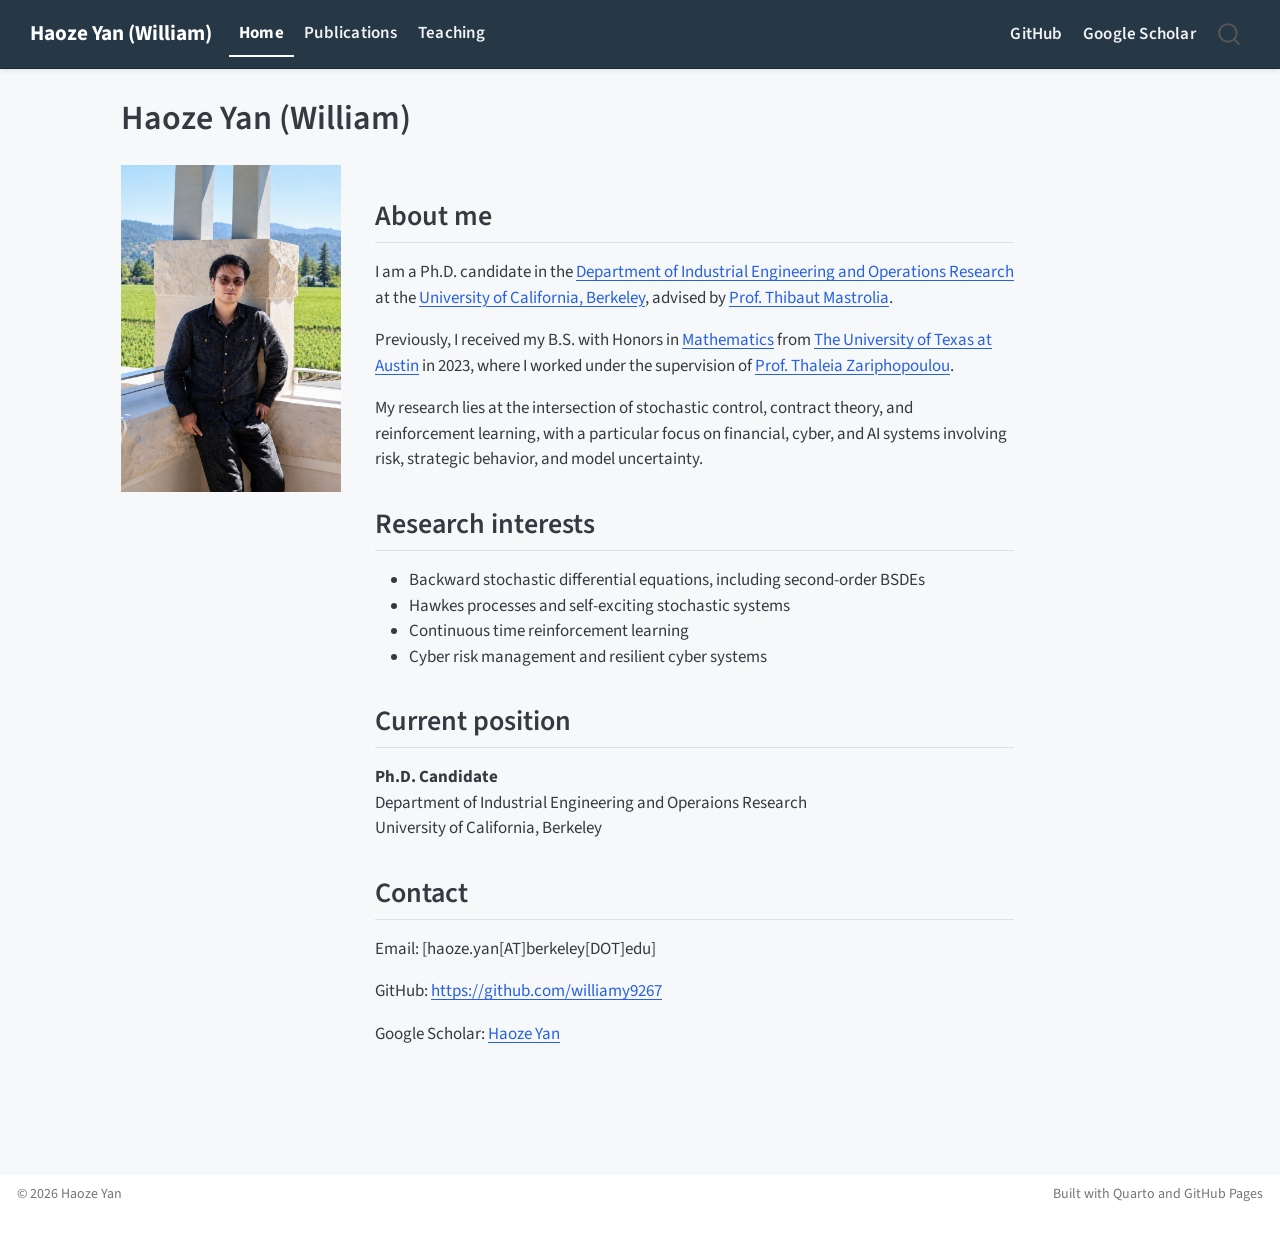
<file: docs/index.html>
<!DOCTYPE html>
<html xmlns="http://www.w3.org/1999/xhtml" lang="en" xml:lang="en"><head>
  <meta name="google-site-verification" content="0-uq3CMrnPo_pdGP98M1xaUHX-nLvLtJUfgtI4VN65A" />

<meta charset="utf-8">
<meta name="generator" content="quarto-1.9.38">

<meta name="viewport" content="width=device-width, initial-scale=1.0, user-scalable=yes">


<title>Haoze Yan (William)</title>
<style>
/* Default styles provided by pandoc.
** See https://pandoc.org/MANUAL.html#variables-for-html for config info.
*/
code{white-space: pre-wrap;}
span.smallcaps{font-variant: small-caps;}
div.columns{display: flex; gap: min(4vw, 1.5em);}
div.column{flex: auto; overflow-x: auto;}
div.hanging-indent{margin-left: 1.5em; text-indent: -1.5em;}
ul.task-list{list-style: none;}
ul.task-list li input[type="checkbox"] {
  width: 0.8em;
  margin: 0 0.8em 0.2em -1em; /* quarto-specific, see https://github.com/quarto-dev/quarto-cli/issues/4556 */ 
  vertical-align: middle;
}
</style>


<script src="site_libs/quarto-nav/quarto-nav.js"></script>
<script src="site_libs/quarto-nav/headroom.min.js"></script>
<script src="site_libs/clipboard/clipboard.min.js"></script>
<script src="site_libs/quarto-search/autocomplete.umd.js"></script>
<script src="site_libs/quarto-search/fuse.min.js"></script>
<script src="site_libs/quarto-search/quarto-search.js"></script>
<meta name="quarto:offset" content="./">
<script src="site_libs/quarto-html/quarto.js" type="module"></script>
<script src="site_libs/quarto-html/tabsets/tabsets.js" type="module"></script>
<script src="site_libs/quarto-html/popper.min.js"></script>
<script src="site_libs/quarto-html/tippy.umd.min.js"></script>
<script src="site_libs/quarto-html/anchor.min.js"></script>
<link href="site_libs/quarto-html/tippy.css" rel="stylesheet">
<link href="site_libs/quarto-html/quarto-syntax-highlighting-15634bcf2e68342d4ad2dfa704d543f6.css" rel="stylesheet" id="quarto-text-highlighting-styles">
<script src="site_libs/bootstrap/bootstrap.min.js"></script>
<link href="site_libs/bootstrap/bootstrap-icons.css" rel="stylesheet">
<link href="site_libs/bootstrap/bootstrap-e753520c64b5ee55a1c42a9caa0bb735.min.css" rel="stylesheet" append-hash="true" id="quarto-bootstrap" data-mode="light">
<script id="quarto-search-options" type="application/json">{
  "location": "navbar",
  "copy-button": false,
  "collapse-after": 3,
  "panel-placement": "end",
  "type": "overlay",
  "limit": 50,
  "keyboard-shortcut": [
    "f",
    "/",
    "s"
  ],
  "show-item-context": false,
  "language": {
    "search-no-results-text": "No results",
    "search-matching-documents-text": "matching documents",
    "search-copy-link-title": "Copy link to search",
    "search-hide-matches-text": "Hide additional matches",
    "search-more-match-text": "more match in this document",
    "search-more-matches-text": "more matches in this document",
    "search-clear-button-title": "Clear",
    "search-text-placeholder": "",
    "search-detached-cancel-button-title": "Cancel",
    "search-submit-button-title": "Submit",
    "search-label": "Search"
  }
}</script>


<link rel="stylesheet" href="styles.css">
</head>

<body class="nav-fixed quarto-light">

<div id="quarto-search-results"></div>
  <header id="quarto-header" class="headroom fixed-top">
    <nav class="navbar navbar-expand-lg " data-bs-theme="dark">
      <div class="navbar-container container-fluid">
      <div class="navbar-brand-container mx-auto">
    <a class="navbar-brand" href="./index.html">
    <span class="navbar-title">Haoze Yan (William)</span>
    </a>
  </div>
            <div id="quarto-search" class="" title="Search"></div>
          <button class="navbar-toggler" type="button" data-bs-toggle="collapse" data-bs-target="#navbarCollapse" aria-controls="navbarCollapse" role="menu" aria-expanded="false" aria-label="Toggle navigation" onclick="if (window.quartoToggleHeadroom) { window.quartoToggleHeadroom(); }">
  <span class="navbar-toggler-icon"></span>
</button>
          <div class="collapse navbar-collapse" id="navbarCollapse">
            <ul class="navbar-nav navbar-nav-scroll me-auto">
  <li class="nav-item">
    <a class="nav-link active" href="./index.html" aria-current="page"> 
<span class="menu-text">Home</span></a>
  </li>  
  <li class="nav-item">
    <a class="nav-link" href="./publications.html"> 
<span class="menu-text">Publications</span></a>
  </li>  
  <li class="nav-item">
    <a class="nav-link" href="./teaching.html"> 
<span class="menu-text">Teaching</span></a>
  </li>  
</ul>
            <ul class="navbar-nav navbar-nav-scroll ms-auto">
  <li class="nav-item">
    <a class="nav-link" href="https://github.com/williamy9267"> 
<span class="menu-text">GitHub</span></a>
  </li>  
  <li class="nav-item">
    <a class="nav-link" href="https://scholar.google.com/citations?hl=en&amp;user=kVu8tmgAAAAJ"> 
<span class="menu-text">Google Scholar</span></a>
  </li>  
</ul>
          </div> <!-- /navcollapse -->
            <div class="quarto-navbar-tools">
</div>
      </div> <!-- /container-fluid -->
    </nav>
</header>
<!-- content -->
<div id="quarto-content" class="quarto-container page-columns page-rows-contents page-layout-article page-navbar">
<!-- sidebar -->
<!-- margin-sidebar -->
    <div id="quarto-margin-sidebar" class="sidebar margin-sidebar zindex-bottom">
        
    </div>
<!-- main -->
<main class="content" id="quarto-document-content">

<header id="title-block-header" class="quarto-title-block default">
<div class="quarto-title">
<h1 class="title">Haoze Yan (William)</h1>
</div>



<div class="quarto-title-meta">

    
  
    
  </div>
  


</header>


<div class="profile-container">
<div class="quarto-figure quarto-figure-center">
<figure class="figure">
<p><img src="images/website.jpg" class="img-fluid quarto-figure quarto-figure-center figure-img" alt="A photo of Haoze Yan" width="220"></p>
</figure>
</div>
<div class="profile-text">
<section id="about-me" class="level2">
<h2 class="anchored" data-anchor-id="about-me">About me</h2>
<p>I am a Ph.D.&nbsp;candidate in the <a href="https://ieor.berkeley.edu/">Department of Industrial Engineering and Operations Research</a> at the <a href="https://www.berkeley.edu/">University of California, Berkeley</a>, advised by <a href="https://ieor.berkeley.edu/people/thibaut-mastrolia/">Prof.&nbsp;Thibaut Mastrolia</a>.</p>
<p>Previously, I received my B.S. with Honors in <a href="https://math.utexas.edu/">Mathematics</a> from <a href="https://www.utexas.edu/">The University of Texas at Austin</a> in 2023, where I worked under the supervision of <a href="https://math.utexas.edu/directory/thaleia-zariphopoulou">Prof.&nbsp;Thaleia Zariphopoulou</a>.</p>
<p>My research lies at the intersection of stochastic control, contract theory, and reinforcement learning, with a particular focus on financial, cyber, and AI systems involving risk, strategic behavior, and model uncertainty.</p>
</section>
<section id="research-interests" class="level2">
<h2 class="anchored" data-anchor-id="research-interests">Research interests</h2>
<ul>
<li>Backward stochastic differential equations, including second-order BSDEs</li>
<li>Hawkes processes and self-exciting stochastic systems</li>
<li>Continuous time reinforcement learning</li>
<li>Cyber risk management and resilient cyber systems</li>
</ul>
</section>
<section id="current-position" class="level2">
<h2 class="anchored" data-anchor-id="current-position">Current position</h2>
<p><strong>Ph.D.&nbsp;Candidate</strong><br>
Department of Industrial Engineering and Operaions Research<br>
University of California, Berkeley</p>
</section>
<section id="contact" class="level2">
<h2 class="anchored" data-anchor-id="contact">Contact</h2>
<p>Email: [haoze.yan[AT]berkeley[DOT]edu]</p>
<p>GitHub: <a href="https://github.com/williamy9267">https://github.com/williamy9267</a></p>
<p>Google Scholar: <a href="https://scholar.google.com/citations?hl=en&amp;user=kVu8tmgAAAAJ">Haoze Yan</a></p>
</section>
</div>
</div>



</main> <!-- /main -->
<script id="quarto-html-after-body" type="application/javascript">
  window.document.addEventListener("DOMContentLoaded", function (event) {
    const icon = "";
    const anchorJS = new window.AnchorJS();
    anchorJS.options = {
      placement: 'right',
      icon: icon
    };
    anchorJS.add('.anchored');
    const isCodeAnnotation = (el) => {
      for (const clz of el.classList) {
        if (clz.startsWith('code-annotation-')) {                     
          return true;
        }
      }
      return false;
    }
    const onCopySuccess = function(e) {
      // button target
      const button = e.trigger;
      // don't keep focus
      button.blur();
      // flash "checked"
      button.classList.add('code-copy-button-checked');
      var currentTitle = button.getAttribute("title");
      button.setAttribute("title", "Copied!");
      let tooltip;
      if (window.bootstrap) {
        button.setAttribute("data-bs-toggle", "tooltip");
        button.setAttribute("data-bs-placement", "left");
        button.setAttribute("data-bs-title", "Copied!");
        tooltip = new bootstrap.Tooltip(button, 
          { trigger: "manual", 
            customClass: "code-copy-button-tooltip",
            offset: [0, -8]});
        tooltip.show();    
      }
      setTimeout(function() {
        if (tooltip) {
          tooltip.hide();
          button.removeAttribute("data-bs-title");
          button.removeAttribute("data-bs-toggle");
          button.removeAttribute("data-bs-placement");
        }
        button.setAttribute("title", currentTitle);
        button.classList.remove('code-copy-button-checked');
      }, 1000);
      // clear code selection
      e.clearSelection();
    }
    const getTextToCopy = function(trigger) {
      const outerScaffold = trigger.parentElement.cloneNode(true);
      const codeEl = outerScaffold.querySelector('code');
      for (const childEl of codeEl.children) {
        if (isCodeAnnotation(childEl)) {
          childEl.remove();
        }
      }
      return codeEl.innerText;
    }
    const clipboard = new window.ClipboardJS('.code-copy-button:not([data-in-quarto-modal])', {
      text: getTextToCopy
    });
    clipboard.on('success', onCopySuccess);
    if (window.document.getElementById('quarto-embedded-source-code-modal')) {
      const clipboardModal = new window.ClipboardJS('.code-copy-button[data-in-quarto-modal]', {
        text: getTextToCopy,
        container: window.document.getElementById('quarto-embedded-source-code-modal')
      });
      clipboardModal.on('success', onCopySuccess);
    }
      var localhostRegex = new RegExp(/^(?:http|https):\/\/localhost\:?[0-9]*\//);
      var mailtoRegex = new RegExp(/^mailto:/);
        var filterRegex = new RegExp('/' + window.location.host + '/');
      var isInternal = (href) => {
          return filterRegex.test(href) || localhostRegex.test(href) || mailtoRegex.test(href);
      }
      // Inspect non-navigation links and adorn them if external
     var links = window.document.querySelectorAll('a[href]:not(.nav-link):not(.navbar-brand):not(.toc-action):not(.sidebar-link):not(.sidebar-item-toggle):not(.pagination-link):not(.no-external):not([aria-hidden]):not(.dropdown-item):not(.quarto-navigation-tool):not(.about-link)');
      for (var i=0; i<links.length; i++) {
        const link = links[i];
        if (!isInternal(link.href)) {
          // undo the damage that might have been done by quarto-nav.js in the case of
          // links that we want to consider external
          if (link.dataset.originalHref !== undefined) {
            link.href = link.dataset.originalHref;
          }
        }
      }
    function tippyHover(el, contentFn, onTriggerFn, onUntriggerFn) {
      const config = {
        allowHTML: true,
        maxWidth: 500,
        delay: 100,
        arrow: false,
        appendTo: function(el) {
            return el.parentElement;
        },
        interactive: true,
        interactiveBorder: 10,
        theme: 'quarto',
        placement: 'bottom-start',
      };
      if (contentFn) {
        config.content = contentFn;
      }
      if (onTriggerFn) {
        config.onTrigger = onTriggerFn;
      }
      if (onUntriggerFn) {
        config.onUntrigger = onUntriggerFn;
      }
      window.tippy(el, config); 
    }
    const noterefs = window.document.querySelectorAll('a[role="doc-noteref"]');
    for (var i=0; i<noterefs.length; i++) {
      const ref = noterefs[i];
      tippyHover(ref, function() {
        // use id or data attribute instead here
        let href = ref.getAttribute('data-footnote-href') || ref.getAttribute('href');
        try { href = new URL(href).hash; } catch {}
        const id = href.replace(/^#\/?/, "");
        const note = window.document.getElementById(id);
        if (note) {
          return note.innerHTML;
        } else {
          return "";
        }
      });
    }
    const xrefs = window.document.querySelectorAll('a.quarto-xref');
    const processXRef = (id, note) => {
      // Strip column container classes
      const stripColumnClz = (el) => {
        el.classList.remove("page-full", "page-columns");
        if (el.children) {
          for (const child of el.children) {
            stripColumnClz(child);
          }
        }
      }
      stripColumnClz(note)
      if (id === null || id.startsWith('sec-')) {
        // Special case sections, only their first couple elements
        const container = document.createElement("div");
        if (note.children && note.children.length > 2) {
          container.appendChild(note.children[0].cloneNode(true));
          for (let i = 1; i < note.children.length; i++) {
            const child = note.children[i];
            if (child.tagName === "P" && child.innerText === "") {
              continue;
            } else {
              container.appendChild(child.cloneNode(true));
              break;
            }
          }
          if (window.Quarto?.typesetMath) {
            window.Quarto.typesetMath(container);
          }
          return container.innerHTML
        } else {
          if (window.Quarto?.typesetMath) {
            window.Quarto.typesetMath(note);
          }
          return note.innerHTML;
        }
      } else {
        // Remove any anchor links if they are present
        const anchorLink = note.querySelector('a.anchorjs-link');
        if (anchorLink) {
          anchorLink.remove();
        }
        if (window.Quarto?.typesetMath) {
          window.Quarto.typesetMath(note);
        }
        if (note.classList.contains("callout")) {
          return note.outerHTML;
        } else {
          return note.innerHTML;
        }
      }
    }
    for (var i=0; i<xrefs.length; i++) {
      const xref = xrefs[i];
      tippyHover(xref, undefined, function(instance) {
        instance.disable();
        let url = xref.getAttribute('href');
        let hash = undefined; 
        if (url.startsWith('#')) {
          hash = url;
        } else {
          try { hash = new URL(url).hash; } catch {}
        }
        if (hash) {
          const id = hash.replace(/^#\/?/, "");
          const note = window.document.getElementById(id);
          if (note !== null) {
            try {
              const html = processXRef(id, note.cloneNode(true));
              instance.setContent(html);
            } finally {
              instance.enable();
              instance.show();
            }
          } else {
            // See if we can fetch this
            fetch(url.split('#')[0])
            .then(res => res.text())
            .then(html => {
              const parser = new DOMParser();
              const htmlDoc = parser.parseFromString(html, "text/html");
              const note = htmlDoc.getElementById(id);
              if (note !== null) {
                const html = processXRef(id, note);
                instance.setContent(html);
              } 
            }).finally(() => {
              instance.enable();
              instance.show();
            });
          }
        } else {
          // See if we can fetch a full url (with no hash to target)
          // This is a special case and we should probably do some content thinning / targeting
          fetch(url)
          .then(res => res.text())
          .then(html => {
            const parser = new DOMParser();
            const htmlDoc = parser.parseFromString(html, "text/html");
            const note = htmlDoc.querySelector('main.content');
            if (note !== null) {
              // This should only happen for chapter cross references
              // (since there is no id in the URL)
              // remove the first header
              if (note.children.length > 0 && note.children[0].tagName === "HEADER") {
                note.children[0].remove();
              }
              const html = processXRef(null, note);
              instance.setContent(html);
            } 
          }).finally(() => {
            instance.enable();
            instance.show();
          });
        }
      }, function(instance) {
      });
    }
        let selectedAnnoteEl;
        const selectorForAnnotation = ( cell, annotation) => {
          let cellAttr = 'data-code-cell="' + cell + '"';
          let lineAttr = 'data-code-annotation="' +  annotation + '"';
          const selector = 'span[' + cellAttr + '][' + lineAttr + ']';
          return selector;
        }
        const selectCodeLines = (annoteEl) => {
          const doc = window.document;
          const targetCell = annoteEl.getAttribute("data-target-cell");
          const targetAnnotation = annoteEl.getAttribute("data-target-annotation");
          const annoteSpan = window.document.querySelector(selectorForAnnotation(targetCell, targetAnnotation));
          const lines = annoteSpan.getAttribute("data-code-lines").split(",");
          const lineIds = lines.map((line) => {
            return targetCell + "-" + line;
          })
          let top = null;
          let height = null;
          let parent = null;
          if (lineIds.length > 0) {
              //compute the position of the single el (top and bottom and make a div)
              const el = window.document.getElementById(lineIds[0]);
              top = el.offsetTop;
              height = el.offsetHeight;
              parent = el.parentElement.parentElement;
            if (lineIds.length > 1) {
              const lastEl = window.document.getElementById(lineIds[lineIds.length - 1]);
              const bottom = lastEl.offsetTop + lastEl.offsetHeight;
              height = bottom - top;
            }
            if (top !== null && height !== null && parent !== null) {
              // cook up a div (if necessary) and position it 
              let div = window.document.getElementById("code-annotation-line-highlight");
              if (div === null) {
                div = window.document.createElement("div");
                div.setAttribute("id", "code-annotation-line-highlight");
                div.style.position = 'absolute';
                parent.appendChild(div);
              }
              div.style.top = top - 2 + "px";
              div.style.height = height + 4 + "px";
              div.style.left = 0;
              let gutterDiv = window.document.getElementById("code-annotation-line-highlight-gutter");
              if (gutterDiv === null) {
                gutterDiv = window.document.createElement("div");
                gutterDiv.setAttribute("id", "code-annotation-line-highlight-gutter");
                gutterDiv.style.position = 'absolute';
                const codeCell = window.document.getElementById(targetCell);
                const gutter = codeCell.querySelector('.code-annotation-gutter');
                gutter.appendChild(gutterDiv);
              }
              gutterDiv.style.top = top - 2 + "px";
              gutterDiv.style.height = height + 4 + "px";
            }
            selectedAnnoteEl = annoteEl;
          }
        };
        const unselectCodeLines = () => {
          const elementsIds = ["code-annotation-line-highlight", "code-annotation-line-highlight-gutter"];
          elementsIds.forEach((elId) => {
            const div = window.document.getElementById(elId);
            if (div) {
              div.remove();
            }
          });
          selectedAnnoteEl = undefined;
        };
          // Handle positioning of the toggle
      window.addEventListener(
        "resize",
        throttle(() => {
          elRect = undefined;
          if (selectedAnnoteEl) {
            selectCodeLines(selectedAnnoteEl);
          }
        }, 10)
      );
      function throttle(fn, ms) {
      let throttle = false;
      let timer;
        return (...args) => {
          if(!throttle) { // first call gets through
              fn.apply(this, args);
              throttle = true;
          } else { // all the others get throttled
              if(timer) clearTimeout(timer); // cancel #2
              timer = setTimeout(() => {
                fn.apply(this, args);
                timer = throttle = false;
              }, ms);
          }
        };
      }
        // Attach click handler to the DT
        const annoteDls = window.document.querySelectorAll('dt[data-target-cell]');
        for (const annoteDlNode of annoteDls) {
          annoteDlNode.addEventListener('click', (event) => {
            const clickedEl = event.target;
            if (clickedEl !== selectedAnnoteEl) {
              unselectCodeLines();
              const activeEl = window.document.querySelector('dt[data-target-cell].code-annotation-active');
              if (activeEl) {
                activeEl.classList.remove('code-annotation-active');
              }
              selectCodeLines(clickedEl);
              clickedEl.classList.add('code-annotation-active');
            } else {
              // Unselect the line
              unselectCodeLines();
              clickedEl.classList.remove('code-annotation-active');
            }
          });
        }
    const findCites = (el) => {
      const parentEl = el.parentElement;
      if (parentEl) {
        const cites = parentEl.dataset.cites;
        if (cites) {
          return {
            el,
            cites: cites.split(' ')
          };
        } else {
          return findCites(el.parentElement)
        }
      } else {
        return undefined;
      }
    };
    var bibliorefs = window.document.querySelectorAll('a[role="doc-biblioref"]');
    for (var i=0; i<bibliorefs.length; i++) {
      const ref = bibliorefs[i];
      const citeInfo = findCites(ref);
      if (citeInfo) {
        tippyHover(citeInfo.el, function() {
          var popup = window.document.createElement('div');
          citeInfo.cites.forEach(function(cite) {
            var citeDiv = window.document.createElement('div');
            citeDiv.classList.add('hanging-indent');
            citeDiv.classList.add('csl-entry');
            var biblioDiv = window.document.getElementById('ref-' + cite);
            if (biblioDiv) {
              citeDiv.innerHTML = biblioDiv.innerHTML;
            }
            popup.appendChild(citeDiv);
          });
          return popup.innerHTML;
        });
      }
    }
  });
  </script>
</div> <!-- /content -->
<footer class="footer">
  <div class="nav-footer">
    <div class="nav-footer-left">
<p>© 2026 Haoze Yan</p>
</div>   
    <div class="nav-footer-center">
      &nbsp;
    </div>
    <div class="nav-footer-right">
<p>Built with Quarto and GitHub Pages</p>
</div>
  </div>
</footer>




</body></html>
</file>
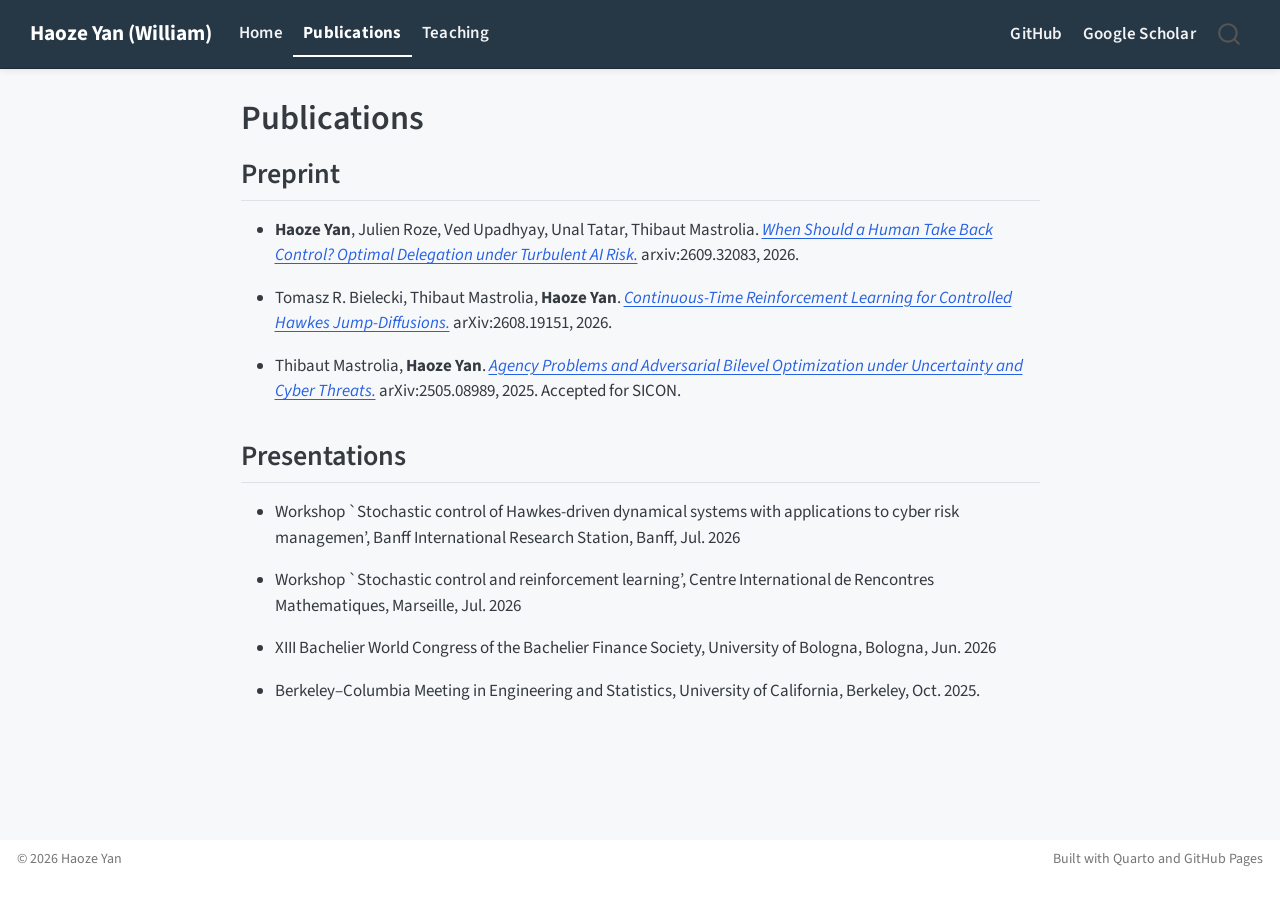
<file: docs/publications.html>
<!DOCTYPE html>
<html xmlns="http://www.w3.org/1999/xhtml" lang="en" xml:lang="en"><head>

<meta charset="utf-8">
<meta name="generator" content="quarto-1.9.38">

<meta name="viewport" content="width=device-width, initial-scale=1.0, user-scalable=yes">


<title>Publications – Haoze Yan (William)</title>
<style>
/* Default styles provided by pandoc.
** See https://pandoc.org/MANUAL.html#variables-for-html for config info.
*/
code{white-space: pre-wrap;}
span.smallcaps{font-variant: small-caps;}
div.columns{display: flex; gap: min(4vw, 1.5em);}
div.column{flex: auto; overflow-x: auto;}
div.hanging-indent{margin-left: 1.5em; text-indent: -1.5em;}
ul.task-list{list-style: none;}
ul.task-list li input[type="checkbox"] {
  width: 0.8em;
  margin: 0 0.8em 0.2em -1em; /* quarto-specific, see https://github.com/quarto-dev/quarto-cli/issues/4556 */ 
  vertical-align: middle;
}
</style>


<script src="site_libs/quarto-nav/quarto-nav.js"></script>
<script src="site_libs/quarto-nav/headroom.min.js"></script>
<script src="site_libs/clipboard/clipboard.min.js"></script>
<script src="site_libs/quarto-search/autocomplete.umd.js"></script>
<script src="site_libs/quarto-search/fuse.min.js"></script>
<script src="site_libs/quarto-search/quarto-search.js"></script>
<meta name="quarto:offset" content="./">
<script src="site_libs/quarto-html/quarto.js" type="module"></script>
<script src="site_libs/quarto-html/tabsets/tabsets.js" type="module"></script>
<script src="site_libs/quarto-html/popper.min.js"></script>
<script src="site_libs/quarto-html/tippy.umd.min.js"></script>
<script src="site_libs/quarto-html/anchor.min.js"></script>
<link href="site_libs/quarto-html/tippy.css" rel="stylesheet">
<link href="site_libs/quarto-html/quarto-syntax-highlighting-15634bcf2e68342d4ad2dfa704d543f6.css" rel="stylesheet" id="quarto-text-highlighting-styles">
<script src="site_libs/bootstrap/bootstrap.min.js"></script>
<link href="site_libs/bootstrap/bootstrap-icons.css" rel="stylesheet">
<link href="site_libs/bootstrap/bootstrap-a0f9fd0d421825b736dc1bbcbcba2219.min.css" rel="stylesheet" append-hash="true" id="quarto-bootstrap" data-mode="light">
<script id="quarto-search-options" type="application/json">{
  "location": "navbar",
  "copy-button": false,
  "collapse-after": 3,
  "panel-placement": "end",
  "type": "overlay",
  "limit": 50,
  "keyboard-shortcut": [
    "f",
    "/",
    "s"
  ],
  "show-item-context": false,
  "language": {
    "search-no-results-text": "No results",
    "search-matching-documents-text": "matching documents",
    "search-copy-link-title": "Copy link to search",
    "search-hide-matches-text": "Hide additional matches",
    "search-more-match-text": "more match in this document",
    "search-more-matches-text": "more matches in this document",
    "search-clear-button-title": "Clear",
    "search-text-placeholder": "",
    "search-detached-cancel-button-title": "Cancel",
    "search-submit-button-title": "Submit",
    "search-label": "Search"
  }
}</script>


<link rel="stylesheet" href="styles.css">
</head>

<body class="nav-fixed fullcontent quarto-light">

<div id="quarto-search-results"></div>
  <header id="quarto-header" class="headroom fixed-top">
    <nav class="navbar navbar-expand-lg " data-bs-theme="dark">
      <div class="navbar-container container-fluid">
      <div class="navbar-brand-container mx-auto">
    <a class="navbar-brand" href="./index.html">
    <span class="navbar-title">Haoze Yan (William)</span>
    </a>
  </div>
            <div id="quarto-search" class="" title="Search"></div>
          <button class="navbar-toggler" type="button" data-bs-toggle="collapse" data-bs-target="#navbarCollapse" aria-controls="navbarCollapse" role="menu" aria-expanded="false" aria-label="Toggle navigation" onclick="if (window.quartoToggleHeadroom) { window.quartoToggleHeadroom(); }">
  <span class="navbar-toggler-icon"></span>
</button>
          <div class="collapse navbar-collapse" id="navbarCollapse">
            <ul class="navbar-nav navbar-nav-scroll me-auto">
  <li class="nav-item">
    <a class="nav-link" href="./index.html"> 
<span class="menu-text">Home</span></a>
  </li>  
  <li class="nav-item">
    <a class="nav-link active" href="./publications.html" aria-current="page"> 
<span class="menu-text">Publications</span></a>
  </li>  
  <li class="nav-item">
    <a class="nav-link" href="./teaching.html"> 
<span class="menu-text">Teaching</span></a>
  </li>  
</ul>
            <ul class="navbar-nav navbar-nav-scroll ms-auto">
  <li class="nav-item">
    <a class="nav-link" href="https://github.com/williamy9267"> 
<span class="menu-text">GitHub</span></a>
  </li>  
  <li class="nav-item">
    <a class="nav-link" href="https://scholar.google.com/citations?hl=en&amp;user=kVu8tmgAAAAJ"> 
<span class="menu-text">Google Scholar</span></a>
  </li>  
</ul>
          </div> <!-- /navcollapse -->
            <div class="quarto-navbar-tools">
</div>
      </div> <!-- /container-fluid -->
    </nav>
</header>
<!-- content -->
<div id="quarto-content" class="quarto-container page-columns page-rows-contents page-layout-article page-navbar">
<!-- sidebar -->
<!-- margin-sidebar -->
    
<!-- main -->
<main class="content" id="quarto-document-content">

<header id="title-block-header" class="quarto-title-block default">
<div class="quarto-title">
<h1 class="title">Publications</h1>
</div>



<div class="quarto-title-meta">

    
  
    
  </div>
  


</header>


<section id="preprint" class="level2">
<h2 class="anchored" data-anchor-id="preprint">Preprint</h2>
<ul>
<li><p><strong>Haoze Yan</strong>, Julien Roze, Ved Upadhyay, Unal Tatar, Thibaut Mastrolia. <a href="https://arxiv.org/abs/2609.32083"><em>When Should a Human Take Back Control? Optimal Delegation under Turbulent AI Risk.</em></a> arxiv:2609.32083, 2026.</p></li>
<li><p>Tomasz R. Bielecki, Thibaut Mastrolia, <strong>Haoze Yan</strong>. <a href="https://arxiv.org/abs/2608.19151"><em>Continuous-Time Reinforcement Learning for Controlled Hawkes Jump-Diffusions.</em></a> arXiv:2608.19151, 2026.</p></li>
<li><p>Thibaut Mastrolia, <strong>Haoze Yan</strong>. <a href="https://arxiv.org/abs/2505.08989"><em>Agency Problems and Adversarial Bilevel Optimization under Uncertainty and Cyber Threats.</em></a> arXiv:2505.08989, 2025. Accepted for SICON.</p></li>
</ul>
</section>
<section id="presentations" class="level2">
<h2 class="anchored" data-anchor-id="presentations">Presentations</h2>
<ul>
<li><p>Workshop `Stochastic control of Hawkes-driven dynamical systems with applications to cyber risk managemen’, Banff International Research Station, Banff, Jul.&nbsp;2026</p></li>
<li><p>Workshop `Stochastic control and reinforcement learning’, Centre International de Rencontres Mathematiques, Marseille, Jul.&nbsp;2026</p></li>
<li><p>XIII Bachelier World Congress of the Bachelier Finance Society, University of Bologna, Bologna, Jun.&nbsp;2026</p></li>
<li><p>Berkeley–Columbia Meeting in Engineering and Statistics, University of California, Berkeley, Oct.&nbsp;2025.</p></li>
</ul>


</section>

</main> <!-- /main -->
<script id="quarto-html-after-body" type="application/javascript">
  window.document.addEventListener("DOMContentLoaded", function (event) {
    const icon = "";
    const anchorJS = new window.AnchorJS();
    anchorJS.options = {
      placement: 'right',
      icon: icon
    };
    anchorJS.add('.anchored');
    const isCodeAnnotation = (el) => {
      for (const clz of el.classList) {
        if (clz.startsWith('code-annotation-')) {                     
          return true;
        }
      }
      return false;
    }
    const onCopySuccess = function(e) {
      // button target
      const button = e.trigger;
      // don't keep focus
      button.blur();
      // flash "checked"
      button.classList.add('code-copy-button-checked');
      var currentTitle = button.getAttribute("title");
      button.setAttribute("title", "Copied!");
      let tooltip;
      if (window.bootstrap) {
        button.setAttribute("data-bs-toggle", "tooltip");
        button.setAttribute("data-bs-placement", "left");
        button.setAttribute("data-bs-title", "Copied!");
        tooltip = new bootstrap.Tooltip(button, 
          { trigger: "manual", 
            customClass: "code-copy-button-tooltip",
            offset: [0, -8]});
        tooltip.show();    
      }
      setTimeout(function() {
        if (tooltip) {
          tooltip.hide();
          button.removeAttribute("data-bs-title");
          button.removeAttribute("data-bs-toggle");
          button.removeAttribute("data-bs-placement");
        }
        button.setAttribute("title", currentTitle);
        button.classList.remove('code-copy-button-checked');
      }, 1000);
      // clear code selection
      e.clearSelection();
    }
    const getTextToCopy = function(trigger) {
      const outerScaffold = trigger.parentElement.cloneNode(true);
      const codeEl = outerScaffold.querySelector('code');
      for (const childEl of codeEl.children) {
        if (isCodeAnnotation(childEl)) {
          childEl.remove();
        }
      }
      return codeEl.innerText;
    }
    const clipboard = new window.ClipboardJS('.code-copy-button:not([data-in-quarto-modal])', {
      text: getTextToCopy
    });
    clipboard.on('success', onCopySuccess);
    if (window.document.getElementById('quarto-embedded-source-code-modal')) {
      const clipboardModal = new window.ClipboardJS('.code-copy-button[data-in-quarto-modal]', {
        text: getTextToCopy,
        container: window.document.getElementById('quarto-embedded-source-code-modal')
      });
      clipboardModal.on('success', onCopySuccess);
    }
      var localhostRegex = new RegExp(/^(?:http|https):\/\/localhost\:?[0-9]*\//);
      var mailtoRegex = new RegExp(/^mailto:/);
        var filterRegex = new RegExp('/' + window.location.host + '/');
      var isInternal = (href) => {
          return filterRegex.test(href) || localhostRegex.test(href) || mailtoRegex.test(href);
      }
      // Inspect non-navigation links and adorn them if external
     var links = window.document.querySelectorAll('a[href]:not(.nav-link):not(.navbar-brand):not(.toc-action):not(.sidebar-link):not(.sidebar-item-toggle):not(.pagination-link):not(.no-external):not([aria-hidden]):not(.dropdown-item):not(.quarto-navigation-tool):not(.about-link)');
      for (var i=0; i<links.length; i++) {
        const link = links[i];
        if (!isInternal(link.href)) {
          // undo the damage that might have been done by quarto-nav.js in the case of
          // links that we want to consider external
          if (link.dataset.originalHref !== undefined) {
            link.href = link.dataset.originalHref;
          }
        }
      }
    function tippyHover(el, contentFn, onTriggerFn, onUntriggerFn) {
      const config = {
        allowHTML: true,
        maxWidth: 500,
        delay: 100,
        arrow: false,
        appendTo: function(el) {
            return el.parentElement;
        },
        interactive: true,
        interactiveBorder: 10,
        theme: 'quarto',
        placement: 'bottom-start',
      };
      if (contentFn) {
        config.content = contentFn;
      }
      if (onTriggerFn) {
        config.onTrigger = onTriggerFn;
      }
      if (onUntriggerFn) {
        config.onUntrigger = onUntriggerFn;
      }
      window.tippy(el, config); 
    }
    const noterefs = window.document.querySelectorAll('a[role="doc-noteref"]');
    for (var i=0; i<noterefs.length; i++) {
      const ref = noterefs[i];
      tippyHover(ref, function() {
        // use id or data attribute instead here
        let href = ref.getAttribute('data-footnote-href') || ref.getAttribute('href');
        try { href = new URL(href).hash; } catch {}
        const id = href.replace(/^#\/?/, "");
        const note = window.document.getElementById(id);
        if (note) {
          return note.innerHTML;
        } else {
          return "";
        }
      });
    }
    const xrefs = window.document.querySelectorAll('a.quarto-xref');
    const processXRef = (id, note) => {
      // Strip column container classes
      const stripColumnClz = (el) => {
        el.classList.remove("page-full", "page-columns");
        if (el.children) {
          for (const child of el.children) {
            stripColumnClz(child);
          }
        }
      }
      stripColumnClz(note)
      if (id === null || id.startsWith('sec-')) {
        // Special case sections, only their first couple elements
        const container = document.createElement("div");
        if (note.children && note.children.length > 2) {
          container.appendChild(note.children[0].cloneNode(true));
          for (let i = 1; i < note.children.length; i++) {
            const child = note.children[i];
            if (child.tagName === "P" && child.innerText === "") {
              continue;
            } else {
              container.appendChild(child.cloneNode(true));
              break;
            }
          }
          if (window.Quarto?.typesetMath) {
            window.Quarto.typesetMath(container);
          }
          return container.innerHTML
        } else {
          if (window.Quarto?.typesetMath) {
            window.Quarto.typesetMath(note);
          }
          return note.innerHTML;
        }
      } else {
        // Remove any anchor links if they are present
        const anchorLink = note.querySelector('a.anchorjs-link');
        if (anchorLink) {
          anchorLink.remove();
        }
        if (window.Quarto?.typesetMath) {
          window.Quarto.typesetMath(note);
        }
        if (note.classList.contains("callout")) {
          return note.outerHTML;
        } else {
          return note.innerHTML;
        }
      }
    }
    for (var i=0; i<xrefs.length; i++) {
      const xref = xrefs[i];
      tippyHover(xref, undefined, function(instance) {
        instance.disable();
        let url = xref.getAttribute('href');
        let hash = undefined; 
        if (url.startsWith('#')) {
          hash = url;
        } else {
          try { hash = new URL(url).hash; } catch {}
        }
        if (hash) {
          const id = hash.replace(/^#\/?/, "");
          const note = window.document.getElementById(id);
          if (note !== null) {
            try {
              const html = processXRef(id, note.cloneNode(true));
              instance.setContent(html);
            } finally {
              instance.enable();
              instance.show();
            }
          } else {
            // See if we can fetch this
            fetch(url.split('#')[0])
            .then(res => res.text())
            .then(html => {
              const parser = new DOMParser();
              const htmlDoc = parser.parseFromString(html, "text/html");
              const note = htmlDoc.getElementById(id);
              if (note !== null) {
                const html = processXRef(id, note);
                instance.setContent(html);
              } 
            }).finally(() => {
              instance.enable();
              instance.show();
            });
          }
        } else {
          // See if we can fetch a full url (with no hash to target)
          // This is a special case and we should probably do some content thinning / targeting
          fetch(url)
          .then(res => res.text())
          .then(html => {
            const parser = new DOMParser();
            const htmlDoc = parser.parseFromString(html, "text/html");
            const note = htmlDoc.querySelector('main.content');
            if (note !== null) {
              // This should only happen for chapter cross references
              // (since there is no id in the URL)
              // remove the first header
              if (note.children.length > 0 && note.children[0].tagName === "HEADER") {
                note.children[0].remove();
              }
              const html = processXRef(null, note);
              instance.setContent(html);
            } 
          }).finally(() => {
            instance.enable();
            instance.show();
          });
        }
      }, function(instance) {
      });
    }
        let selectedAnnoteEl;
        const selectorForAnnotation = ( cell, annotation) => {
          let cellAttr = 'data-code-cell="' + cell + '"';
          let lineAttr = 'data-code-annotation="' +  annotation + '"';
          const selector = 'span[' + cellAttr + '][' + lineAttr + ']';
          return selector;
        }
        const selectCodeLines = (annoteEl) => {
          const doc = window.document;
          const targetCell = annoteEl.getAttribute("data-target-cell");
          const targetAnnotation = annoteEl.getAttribute("data-target-annotation");
          const annoteSpan = window.document.querySelector(selectorForAnnotation(targetCell, targetAnnotation));
          const lines = annoteSpan.getAttribute("data-code-lines").split(",");
          const lineIds = lines.map((line) => {
            return targetCell + "-" + line;
          })
          let top = null;
          let height = null;
          let parent = null;
          if (lineIds.length > 0) {
              //compute the position of the single el (top and bottom and make a div)
              const el = window.document.getElementById(lineIds[0]);
              top = el.offsetTop;
              height = el.offsetHeight;
              parent = el.parentElement.parentElement;
            if (lineIds.length > 1) {
              const lastEl = window.document.getElementById(lineIds[lineIds.length - 1]);
              const bottom = lastEl.offsetTop + lastEl.offsetHeight;
              height = bottom - top;
            }
            if (top !== null && height !== null && parent !== null) {
              // cook up a div (if necessary) and position it 
              let div = window.document.getElementById("code-annotation-line-highlight");
              if (div === null) {
                div = window.document.createElement("div");
                div.setAttribute("id", "code-annotation-line-highlight");
                div.style.position = 'absolute';
                parent.appendChild(div);
              }
              div.style.top = top - 2 + "px";
              div.style.height = height + 4 + "px";
              div.style.left = 0;
              let gutterDiv = window.document.getElementById("code-annotation-line-highlight-gutter");
              if (gutterDiv === null) {
                gutterDiv = window.document.createElement("div");
                gutterDiv.setAttribute("id", "code-annotation-line-highlight-gutter");
                gutterDiv.style.position = 'absolute';
                const codeCell = window.document.getElementById(targetCell);
                const gutter = codeCell.querySelector('.code-annotation-gutter');
                gutter.appendChild(gutterDiv);
              }
              gutterDiv.style.top = top - 2 + "px";
              gutterDiv.style.height = height + 4 + "px";
            }
            selectedAnnoteEl = annoteEl;
          }
        };
        const unselectCodeLines = () => {
          const elementsIds = ["code-annotation-line-highlight", "code-annotation-line-highlight-gutter"];
          elementsIds.forEach((elId) => {
            const div = window.document.getElementById(elId);
            if (div) {
              div.remove();
            }
          });
          selectedAnnoteEl = undefined;
        };
          // Handle positioning of the toggle
      window.addEventListener(
        "resize",
        throttle(() => {
          elRect = undefined;
          if (selectedAnnoteEl) {
            selectCodeLines(selectedAnnoteEl);
          }
        }, 10)
      );
      function throttle(fn, ms) {
      let throttle = false;
      let timer;
        return (...args) => {
          if(!throttle) { // first call gets through
              fn.apply(this, args);
              throttle = true;
          } else { // all the others get throttled
              if(timer) clearTimeout(timer); // cancel #2
              timer = setTimeout(() => {
                fn.apply(this, args);
                timer = throttle = false;
              }, ms);
          }
        };
      }
        // Attach click handler to the DT
        const annoteDls = window.document.querySelectorAll('dt[data-target-cell]');
        for (const annoteDlNode of annoteDls) {
          annoteDlNode.addEventListener('click', (event) => {
            const clickedEl = event.target;
            if (clickedEl !== selectedAnnoteEl) {
              unselectCodeLines();
              const activeEl = window.document.querySelector('dt[data-target-cell].code-annotation-active');
              if (activeEl) {
                activeEl.classList.remove('code-annotation-active');
              }
              selectCodeLines(clickedEl);
              clickedEl.classList.add('code-annotation-active');
            } else {
              // Unselect the line
              unselectCodeLines();
              clickedEl.classList.remove('code-annotation-active');
            }
          });
        }
    const findCites = (el) => {
      const parentEl = el.parentElement;
      if (parentEl) {
        const cites = parentEl.dataset.cites;
        if (cites) {
          return {
            el,
            cites: cites.split(' ')
          };
        } else {
          return findCites(el.parentElement)
        }
      } else {
        return undefined;
      }
    };
    var bibliorefs = window.document.querySelectorAll('a[role="doc-biblioref"]');
    for (var i=0; i<bibliorefs.length; i++) {
      const ref = bibliorefs[i];
      const citeInfo = findCites(ref);
      if (citeInfo) {
        tippyHover(citeInfo.el, function() {
          var popup = window.document.createElement('div');
          citeInfo.cites.forEach(function(cite) {
            var citeDiv = window.document.createElement('div');
            citeDiv.classList.add('hanging-indent');
            citeDiv.classList.add('csl-entry');
            var biblioDiv = window.document.getElementById('ref-' + cite);
            if (biblioDiv) {
              citeDiv.innerHTML = biblioDiv.innerHTML;
            }
            popup.appendChild(citeDiv);
          });
          return popup.innerHTML;
        });
      }
    }
  });
  </script>
</div> <!-- /content -->
<footer class="footer">
  <div class="nav-footer">
    <div class="nav-footer-left">
<p>© 2026 Haoze Yan</p>
</div>   
    <div class="nav-footer-center">
      &nbsp;
    </div>
    <div class="nav-footer-right">
<p>Built with Quarto and GitHub Pages</p>
</div>
  </div>
</footer>




</body></html>
</file>
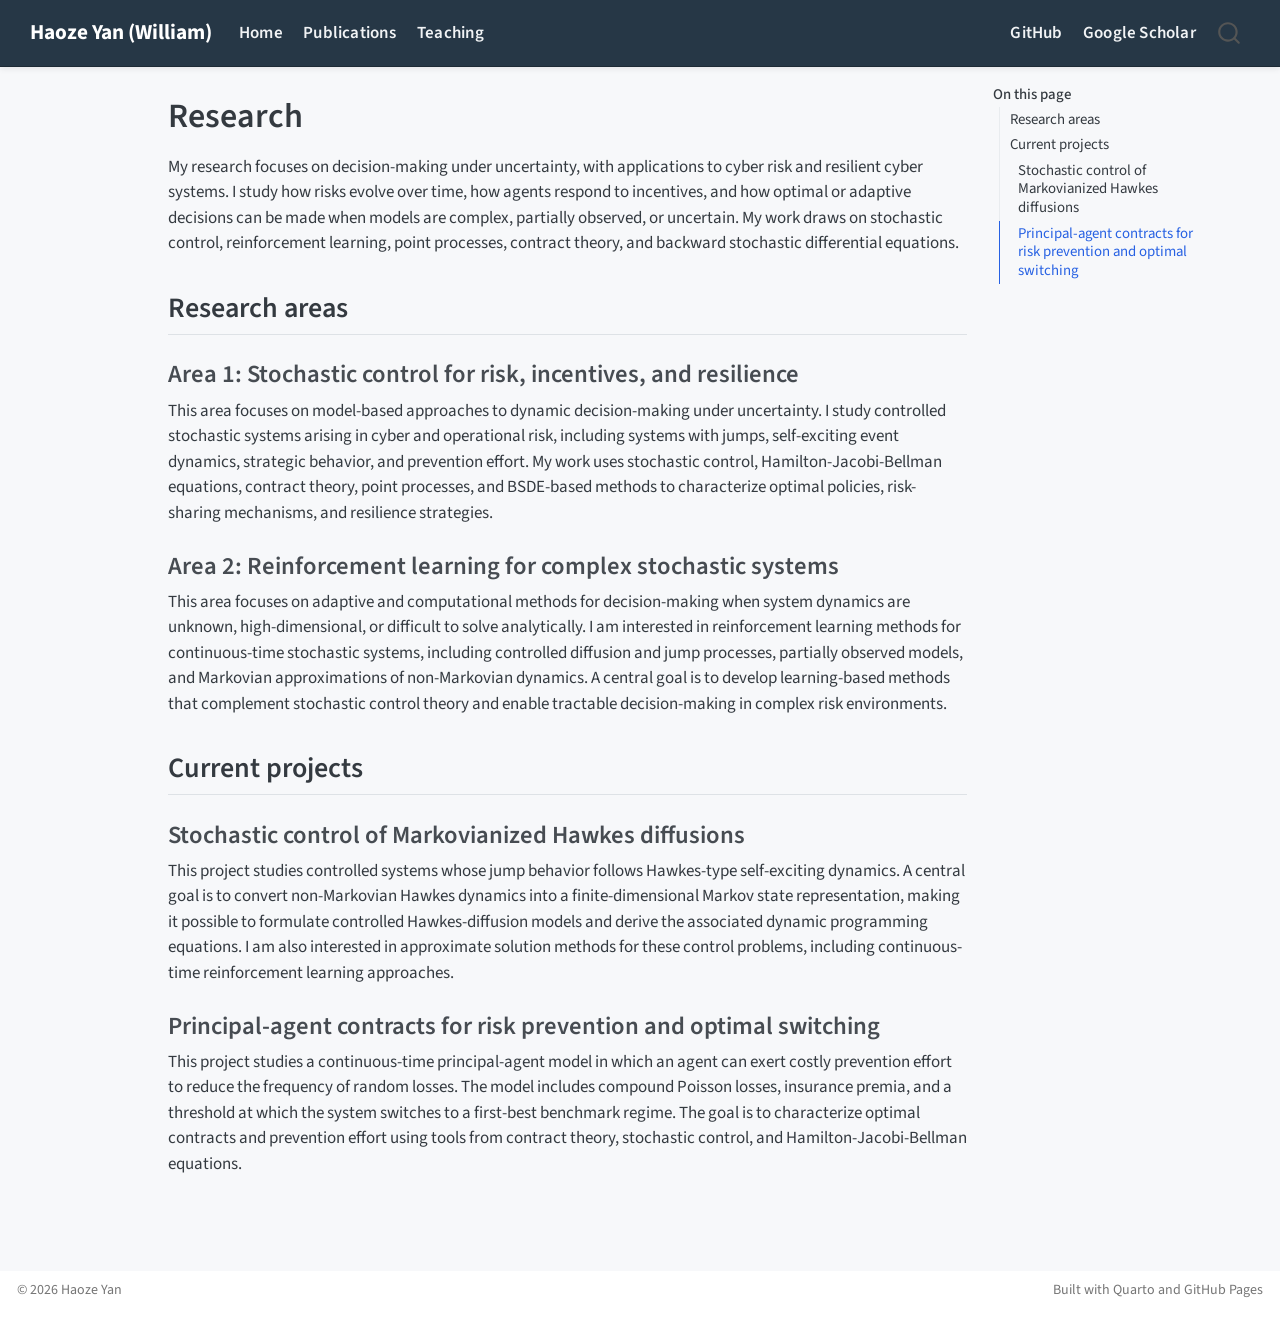
<file: docs/research.html>
<!DOCTYPE html>
<html xmlns="http://www.w3.org/1999/xhtml" lang="en" xml:lang="en"><head>

<meta charset="utf-8">
<meta name="generator" content="quarto-1.9.38">

<meta name="viewport" content="width=device-width, initial-scale=1.0, user-scalable=yes">


<title>Research – Haoze Yan (William)</title>
<style>
/* Default styles provided by pandoc.
** See https://pandoc.org/MANUAL.html#variables-for-html for config info.
*/
code{white-space: pre-wrap;}
span.smallcaps{font-variant: small-caps;}
div.columns{display: flex; gap: min(4vw, 1.5em);}
div.column{flex: auto; overflow-x: auto;}
div.hanging-indent{margin-left: 1.5em; text-indent: -1.5em;}
ul.task-list{list-style: none;}
ul.task-list li input[type="checkbox"] {
  width: 0.8em;
  margin: 0 0.8em 0.2em -1em; /* quarto-specific, see https://github.com/quarto-dev/quarto-cli/issues/4556 */ 
  vertical-align: middle;
}
</style>


<script src="site_libs/quarto-nav/quarto-nav.js"></script>
<script src="site_libs/quarto-nav/headroom.min.js"></script>
<script src="site_libs/clipboard/clipboard.min.js"></script>
<script src="site_libs/quarto-search/autocomplete.umd.js"></script>
<script src="site_libs/quarto-search/fuse.min.js"></script>
<script src="site_libs/quarto-search/quarto-search.js"></script>
<meta name="quarto:offset" content="./">
<script src="site_libs/quarto-html/quarto.js" type="module"></script>
<script src="site_libs/quarto-html/tabsets/tabsets.js" type="module"></script>
<script src="site_libs/quarto-html/popper.min.js"></script>
<script src="site_libs/quarto-html/tippy.umd.min.js"></script>
<script src="site_libs/quarto-html/anchor.min.js"></script>
<link href="site_libs/quarto-html/tippy.css" rel="stylesheet">
<link href="site_libs/quarto-html/quarto-syntax-highlighting-15634bcf2e68342d4ad2dfa704d543f6.css" rel="stylesheet" id="quarto-text-highlighting-styles">
<script src="site_libs/bootstrap/bootstrap.min.js"></script>
<link href="site_libs/bootstrap/bootstrap-icons.css" rel="stylesheet">
<link href="site_libs/bootstrap/bootstrap-a0f9fd0d421825b736dc1bbcbcba2219.min.css" rel="stylesheet" append-hash="true" id="quarto-bootstrap" data-mode="light">
<script id="quarto-search-options" type="application/json">{
  "location": "navbar",
  "copy-button": false,
  "collapse-after": 3,
  "panel-placement": "end",
  "type": "overlay",
  "limit": 50,
  "keyboard-shortcut": [
    "f",
    "/",
    "s"
  ],
  "show-item-context": false,
  "language": {
    "search-no-results-text": "No results",
    "search-matching-documents-text": "matching documents",
    "search-copy-link-title": "Copy link to search",
    "search-hide-matches-text": "Hide additional matches",
    "search-more-match-text": "more match in this document",
    "search-more-matches-text": "more matches in this document",
    "search-clear-button-title": "Clear",
    "search-text-placeholder": "",
    "search-detached-cancel-button-title": "Cancel",
    "search-submit-button-title": "Submit",
    "search-label": "Search"
  }
}</script>


<link rel="stylesheet" href="styles.css">
</head>

<body class="nav-fixed quarto-light">

<div id="quarto-search-results"></div>
  <header id="quarto-header" class="headroom fixed-top">
    <nav class="navbar navbar-expand-lg " data-bs-theme="dark">
      <div class="navbar-container container-fluid">
      <div class="navbar-brand-container mx-auto">
    <a class="navbar-brand" href="./index.html">
    <span class="navbar-title">Haoze Yan (William)</span>
    </a>
  </div>
            <div id="quarto-search" class="" title="Search"></div>
          <button class="navbar-toggler" type="button" data-bs-toggle="collapse" data-bs-target="#navbarCollapse" aria-controls="navbarCollapse" role="menu" aria-expanded="false" aria-label="Toggle navigation" onclick="if (window.quartoToggleHeadroom) { window.quartoToggleHeadroom(); }">
  <span class="navbar-toggler-icon"></span>
</button>
          <div class="collapse navbar-collapse" id="navbarCollapse">
            <ul class="navbar-nav navbar-nav-scroll me-auto">
  <li class="nav-item">
    <a class="nav-link" href="./index.html"> 
<span class="menu-text">Home</span></a>
  </li>  
  <li class="nav-item">
    <a class="nav-link" href="./publications.html"> 
<span class="menu-text">Publications</span></a>
  </li>  
  <li class="nav-item">
    <a class="nav-link" href="./teaching.html"> 
<span class="menu-text">Teaching</span></a>
  </li>  
</ul>
            <ul class="navbar-nav navbar-nav-scroll ms-auto">
  <li class="nav-item">
    <a class="nav-link" href="https://github.com/williamy9267"> 
<span class="menu-text">GitHub</span></a>
  </li>  
  <li class="nav-item">
    <a class="nav-link" href="https://scholar.google.com/citations?hl=en&amp;user=kVu8tmgAAAAJ"> 
<span class="menu-text">Google Scholar</span></a>
  </li>  
</ul>
          </div> <!-- /navcollapse -->
            <div class="quarto-navbar-tools">
</div>
      </div> <!-- /container-fluid -->
    </nav>
</header>
<!-- content -->
<div id="quarto-content" class="quarto-container page-columns page-rows-contents page-layout-article page-navbar">
<!-- sidebar -->
<!-- margin-sidebar -->
    <div id="quarto-margin-sidebar" class="sidebar margin-sidebar">
        <nav id="TOC" role="doc-toc" class="toc-active">
    <h2 id="toc-title">On this page</h2>
   
  <ul>
  <li><a href="#research-areas" id="toc-research-areas" class="nav-link active" data-scroll-target="#research-areas">Research areas</a>
  <ul class="collapse">
  <li><a href="#area-1-stochastic-control-for-risk-incentives-and-resilience" id="toc-area-1-stochastic-control-for-risk-incentives-and-resilience" class="nav-link" data-scroll-target="#area-1-stochastic-control-for-risk-incentives-and-resilience">Area 1: Stochastic control for risk, incentives, and resilience</a></li>
  <li><a href="#area-2-reinforcement-learning-for-complex-stochastic-systems" id="toc-area-2-reinforcement-learning-for-complex-stochastic-systems" class="nav-link" data-scroll-target="#area-2-reinforcement-learning-for-complex-stochastic-systems">Area 2: Reinforcement learning for complex stochastic systems</a></li>
  </ul></li>
  <li><a href="#current-projects" id="toc-current-projects" class="nav-link" data-scroll-target="#current-projects">Current projects</a>
  <ul class="collapse">
  <li><a href="#stochastic-control-of-markovianized-hawkes-diffusions" id="toc-stochastic-control-of-markovianized-hawkes-diffusions" class="nav-link" data-scroll-target="#stochastic-control-of-markovianized-hawkes-diffusions">Stochastic control of Markovianized Hawkes diffusions</a></li>
  <li><a href="#principal-agent-contracts-for-risk-prevention-and-optimal-switching" id="toc-principal-agent-contracts-for-risk-prevention-and-optimal-switching" class="nav-link" data-scroll-target="#principal-agent-contracts-for-risk-prevention-and-optimal-switching">Principal-agent contracts for risk prevention and optimal switching</a></li>
  </ul></li>
  </ul>
</nav>
    </div>
<!-- main -->
<main class="content" id="quarto-document-content">

<header id="title-block-header" class="quarto-title-block default">
<div class="quarto-title">
<h1 class="title">Research</h1>
</div>



<div class="quarto-title-meta">

    
  
    
  </div>
  


</header>


<p>My research focuses on decision-making under uncertainty, with applications to cyber risk and resilient cyber systems. I study how risks evolve over time, how agents respond to incentives, and how optimal or adaptive decisions can be made when models are complex, partially observed, or uncertain. My work draws on stochastic control, reinforcement learning, point processes, contract theory, and backward stochastic differential equations.</p>
<section id="research-areas" class="level2">
<h2 class="anchored" data-anchor-id="research-areas">Research areas</h2>
<section id="area-1-stochastic-control-for-risk-incentives-and-resilience" class="level3">
<h3 class="anchored" data-anchor-id="area-1-stochastic-control-for-risk-incentives-and-resilience">Area 1: Stochastic control for risk, incentives, and resilience</h3>
<p>This area focuses on model-based approaches to dynamic decision-making under uncertainty. I study controlled stochastic systems arising in cyber and operational risk, including systems with jumps, self-exciting event dynamics, strategic behavior, and prevention effort. My work uses stochastic control, Hamilton-Jacobi-Bellman equations, contract theory, point processes, and BSDE-based methods to characterize optimal policies, risk-sharing mechanisms, and resilience strategies.</p>
</section>
<section id="area-2-reinforcement-learning-for-complex-stochastic-systems" class="level3">
<h3 class="anchored" data-anchor-id="area-2-reinforcement-learning-for-complex-stochastic-systems">Area 2: Reinforcement learning for complex stochastic systems</h3>
<p>This area focuses on adaptive and computational methods for decision-making when system dynamics are unknown, high-dimensional, or difficult to solve analytically. I am interested in reinforcement learning methods for continuous-time stochastic systems, including controlled diffusion and jump processes, partially observed models, and Markovian approximations of non-Markovian dynamics. A central goal is to develop learning-based methods that complement stochastic control theory and enable tractable decision-making in complex risk environments.</p>
</section>
</section>
<section id="current-projects" class="level2">
<h2 class="anchored" data-anchor-id="current-projects">Current projects</h2>
<section id="stochastic-control-of-markovianized-hawkes-diffusions" class="level3">
<h3 class="anchored" data-anchor-id="stochastic-control-of-markovianized-hawkes-diffusions">Stochastic control of Markovianized Hawkes diffusions</h3>
<p>This project studies controlled systems whose jump behavior follows Hawkes-type self-exciting dynamics. A central goal is to convert non-Markovian Hawkes dynamics into a finite-dimensional Markov state representation, making it possible to formulate controlled Hawkes-diffusion models and derive the associated dynamic programming equations. I am also interested in approximate solution methods for these control problems, including continuous-time reinforcement learning approaches.</p>
</section>
<section id="principal-agent-contracts-for-risk-prevention-and-optimal-switching" class="level3">
<h3 class="anchored" data-anchor-id="principal-agent-contracts-for-risk-prevention-and-optimal-switching">Principal-agent contracts for risk prevention and optimal switching</h3>
<p>This project studies a continuous-time principal-agent model in which an agent can exert costly prevention effort to reduce the frequency of random losses. The model includes compound Poisson losses, insurance premia, and a threshold at which the system switches to a first-best benchmark regime. The goal is to characterize optimal contracts and prevention effort using tools from contract theory, stochastic control, and Hamilton-Jacobi-Bellman equations.</p>


</section>
</section>

</main> <!-- /main -->
<script id="quarto-html-after-body" type="application/javascript">
  window.document.addEventListener("DOMContentLoaded", function (event) {
    const icon = "";
    const anchorJS = new window.AnchorJS();
    anchorJS.options = {
      placement: 'right',
      icon: icon
    };
    anchorJS.add('.anchored');
    const isCodeAnnotation = (el) => {
      for (const clz of el.classList) {
        if (clz.startsWith('code-annotation-')) {                     
          return true;
        }
      }
      return false;
    }
    const onCopySuccess = function(e) {
      // button target
      const button = e.trigger;
      // don't keep focus
      button.blur();
      // flash "checked"
      button.classList.add('code-copy-button-checked');
      var currentTitle = button.getAttribute("title");
      button.setAttribute("title", "Copied!");
      let tooltip;
      if (window.bootstrap) {
        button.setAttribute("data-bs-toggle", "tooltip");
        button.setAttribute("data-bs-placement", "left");
        button.setAttribute("data-bs-title", "Copied!");
        tooltip = new bootstrap.Tooltip(button, 
          { trigger: "manual", 
            customClass: "code-copy-button-tooltip",
            offset: [0, -8]});
        tooltip.show();    
      }
      setTimeout(function() {
        if (tooltip) {
          tooltip.hide();
          button.removeAttribute("data-bs-title");
          button.removeAttribute("data-bs-toggle");
          button.removeAttribute("data-bs-placement");
        }
        button.setAttribute("title", currentTitle);
        button.classList.remove('code-copy-button-checked');
      }, 1000);
      // clear code selection
      e.clearSelection();
    }
    const getTextToCopy = function(trigger) {
      const outerScaffold = trigger.parentElement.cloneNode(true);
      const codeEl = outerScaffold.querySelector('code');
      for (const childEl of codeEl.children) {
        if (isCodeAnnotation(childEl)) {
          childEl.remove();
        }
      }
      return codeEl.innerText;
    }
    const clipboard = new window.ClipboardJS('.code-copy-button:not([data-in-quarto-modal])', {
      text: getTextToCopy
    });
    clipboard.on('success', onCopySuccess);
    if (window.document.getElementById('quarto-embedded-source-code-modal')) {
      const clipboardModal = new window.ClipboardJS('.code-copy-button[data-in-quarto-modal]', {
        text: getTextToCopy,
        container: window.document.getElementById('quarto-embedded-source-code-modal')
      });
      clipboardModal.on('success', onCopySuccess);
    }
      var localhostRegex = new RegExp(/^(?:http|https):\/\/localhost\:?[0-9]*\//);
      var mailtoRegex = new RegExp(/^mailto:/);
        var filterRegex = new RegExp('/' + window.location.host + '/');
      var isInternal = (href) => {
          return filterRegex.test(href) || localhostRegex.test(href) || mailtoRegex.test(href);
      }
      // Inspect non-navigation links and adorn them if external
     var links = window.document.querySelectorAll('a[href]:not(.nav-link):not(.navbar-brand):not(.toc-action):not(.sidebar-link):not(.sidebar-item-toggle):not(.pagination-link):not(.no-external):not([aria-hidden]):not(.dropdown-item):not(.quarto-navigation-tool):not(.about-link)');
      for (var i=0; i<links.length; i++) {
        const link = links[i];
        if (!isInternal(link.href)) {
          // undo the damage that might have been done by quarto-nav.js in the case of
          // links that we want to consider external
          if (link.dataset.originalHref !== undefined) {
            link.href = link.dataset.originalHref;
          }
        }
      }
    function tippyHover(el, contentFn, onTriggerFn, onUntriggerFn) {
      const config = {
        allowHTML: true,
        maxWidth: 500,
        delay: 100,
        arrow: false,
        appendTo: function(el) {
            return el.parentElement;
        },
        interactive: true,
        interactiveBorder: 10,
        theme: 'quarto',
        placement: 'bottom-start',
      };
      if (contentFn) {
        config.content = contentFn;
      }
      if (onTriggerFn) {
        config.onTrigger = onTriggerFn;
      }
      if (onUntriggerFn) {
        config.onUntrigger = onUntriggerFn;
      }
      window.tippy(el, config); 
    }
    const noterefs = window.document.querySelectorAll('a[role="doc-noteref"]');
    for (var i=0; i<noterefs.length; i++) {
      const ref = noterefs[i];
      tippyHover(ref, function() {
        // use id or data attribute instead here
        let href = ref.getAttribute('data-footnote-href') || ref.getAttribute('href');
        try { href = new URL(href).hash; } catch {}
        const id = href.replace(/^#\/?/, "");
        const note = window.document.getElementById(id);
        if (note) {
          return note.innerHTML;
        } else {
          return "";
        }
      });
    }
    const xrefs = window.document.querySelectorAll('a.quarto-xref');
    const processXRef = (id, note) => {
      // Strip column container classes
      const stripColumnClz = (el) => {
        el.classList.remove("page-full", "page-columns");
        if (el.children) {
          for (const child of el.children) {
            stripColumnClz(child);
          }
        }
      }
      stripColumnClz(note)
      if (id === null || id.startsWith('sec-')) {
        // Special case sections, only their first couple elements
        const container = document.createElement("div");
        if (note.children && note.children.length > 2) {
          container.appendChild(note.children[0].cloneNode(true));
          for (let i = 1; i < note.children.length; i++) {
            const child = note.children[i];
            if (child.tagName === "P" && child.innerText === "") {
              continue;
            } else {
              container.appendChild(child.cloneNode(true));
              break;
            }
          }
          if (window.Quarto?.typesetMath) {
            window.Quarto.typesetMath(container);
          }
          return container.innerHTML
        } else {
          if (window.Quarto?.typesetMath) {
            window.Quarto.typesetMath(note);
          }
          return note.innerHTML;
        }
      } else {
        // Remove any anchor links if they are present
        const anchorLink = note.querySelector('a.anchorjs-link');
        if (anchorLink) {
          anchorLink.remove();
        }
        if (window.Quarto?.typesetMath) {
          window.Quarto.typesetMath(note);
        }
        if (note.classList.contains("callout")) {
          return note.outerHTML;
        } else {
          return note.innerHTML;
        }
      }
    }
    for (var i=0; i<xrefs.length; i++) {
      const xref = xrefs[i];
      tippyHover(xref, undefined, function(instance) {
        instance.disable();
        let url = xref.getAttribute('href');
        let hash = undefined; 
        if (url.startsWith('#')) {
          hash = url;
        } else {
          try { hash = new URL(url).hash; } catch {}
        }
        if (hash) {
          const id = hash.replace(/^#\/?/, "");
          const note = window.document.getElementById(id);
          if (note !== null) {
            try {
              const html = processXRef(id, note.cloneNode(true));
              instance.setContent(html);
            } finally {
              instance.enable();
              instance.show();
            }
          } else {
            // See if we can fetch this
            fetch(url.split('#')[0])
            .then(res => res.text())
            .then(html => {
              const parser = new DOMParser();
              const htmlDoc = parser.parseFromString(html, "text/html");
              const note = htmlDoc.getElementById(id);
              if (note !== null) {
                const html = processXRef(id, note);
                instance.setContent(html);
              } 
            }).finally(() => {
              instance.enable();
              instance.show();
            });
          }
        } else {
          // See if we can fetch a full url (with no hash to target)
          // This is a special case and we should probably do some content thinning / targeting
          fetch(url)
          .then(res => res.text())
          .then(html => {
            const parser = new DOMParser();
            const htmlDoc = parser.parseFromString(html, "text/html");
            const note = htmlDoc.querySelector('main.content');
            if (note !== null) {
              // This should only happen for chapter cross references
              // (since there is no id in the URL)
              // remove the first header
              if (note.children.length > 0 && note.children[0].tagName === "HEADER") {
                note.children[0].remove();
              }
              const html = processXRef(null, note);
              instance.setContent(html);
            } 
          }).finally(() => {
            instance.enable();
            instance.show();
          });
        }
      }, function(instance) {
      });
    }
        let selectedAnnoteEl;
        const selectorForAnnotation = ( cell, annotation) => {
          let cellAttr = 'data-code-cell="' + cell + '"';
          let lineAttr = 'data-code-annotation="' +  annotation + '"';
          const selector = 'span[' + cellAttr + '][' + lineAttr + ']';
          return selector;
        }
        const selectCodeLines = (annoteEl) => {
          const doc = window.document;
          const targetCell = annoteEl.getAttribute("data-target-cell");
          const targetAnnotation = annoteEl.getAttribute("data-target-annotation");
          const annoteSpan = window.document.querySelector(selectorForAnnotation(targetCell, targetAnnotation));
          const lines = annoteSpan.getAttribute("data-code-lines").split(",");
          const lineIds = lines.map((line) => {
            return targetCell + "-" + line;
          })
          let top = null;
          let height = null;
          let parent = null;
          if (lineIds.length > 0) {
              //compute the position of the single el (top and bottom and make a div)
              const el = window.document.getElementById(lineIds[0]);
              top = el.offsetTop;
              height = el.offsetHeight;
              parent = el.parentElement.parentElement;
            if (lineIds.length > 1) {
              const lastEl = window.document.getElementById(lineIds[lineIds.length - 1]);
              const bottom = lastEl.offsetTop + lastEl.offsetHeight;
              height = bottom - top;
            }
            if (top !== null && height !== null && parent !== null) {
              // cook up a div (if necessary) and position it 
              let div = window.document.getElementById("code-annotation-line-highlight");
              if (div === null) {
                div = window.document.createElement("div");
                div.setAttribute("id", "code-annotation-line-highlight");
                div.style.position = 'absolute';
                parent.appendChild(div);
              }
              div.style.top = top - 2 + "px";
              div.style.height = height + 4 + "px";
              div.style.left = 0;
              let gutterDiv = window.document.getElementById("code-annotation-line-highlight-gutter");
              if (gutterDiv === null) {
                gutterDiv = window.document.createElement("div");
                gutterDiv.setAttribute("id", "code-annotation-line-highlight-gutter");
                gutterDiv.style.position = 'absolute';
                const codeCell = window.document.getElementById(targetCell);
                const gutter = codeCell.querySelector('.code-annotation-gutter');
                gutter.appendChild(gutterDiv);
              }
              gutterDiv.style.top = top - 2 + "px";
              gutterDiv.style.height = height + 4 + "px";
            }
            selectedAnnoteEl = annoteEl;
          }
        };
        const unselectCodeLines = () => {
          const elementsIds = ["code-annotation-line-highlight", "code-annotation-line-highlight-gutter"];
          elementsIds.forEach((elId) => {
            const div = window.document.getElementById(elId);
            if (div) {
              div.remove();
            }
          });
          selectedAnnoteEl = undefined;
        };
          // Handle positioning of the toggle
      window.addEventListener(
        "resize",
        throttle(() => {
          elRect = undefined;
          if (selectedAnnoteEl) {
            selectCodeLines(selectedAnnoteEl);
          }
        }, 10)
      );
      function throttle(fn, ms) {
      let throttle = false;
      let timer;
        return (...args) => {
          if(!throttle) { // first call gets through
              fn.apply(this, args);
              throttle = true;
          } else { // all the others get throttled
              if(timer) clearTimeout(timer); // cancel #2
              timer = setTimeout(() => {
                fn.apply(this, args);
                timer = throttle = false;
              }, ms);
          }
        };
      }
        // Attach click handler to the DT
        const annoteDls = window.document.querySelectorAll('dt[data-target-cell]');
        for (const annoteDlNode of annoteDls) {
          annoteDlNode.addEventListener('click', (event) => {
            const clickedEl = event.target;
            if (clickedEl !== selectedAnnoteEl) {
              unselectCodeLines();
              const activeEl = window.document.querySelector('dt[data-target-cell].code-annotation-active');
              if (activeEl) {
                activeEl.classList.remove('code-annotation-active');
              }
              selectCodeLines(clickedEl);
              clickedEl.classList.add('code-annotation-active');
            } else {
              // Unselect the line
              unselectCodeLines();
              clickedEl.classList.remove('code-annotation-active');
            }
          });
        }
    const findCites = (el) => {
      const parentEl = el.parentElement;
      if (parentEl) {
        const cites = parentEl.dataset.cites;
        if (cites) {
          return {
            el,
            cites: cites.split(' ')
          };
        } else {
          return findCites(el.parentElement)
        }
      } else {
        return undefined;
      }
    };
    var bibliorefs = window.document.querySelectorAll('a[role="doc-biblioref"]');
    for (var i=0; i<bibliorefs.length; i++) {
      const ref = bibliorefs[i];
      const citeInfo = findCites(ref);
      if (citeInfo) {
        tippyHover(citeInfo.el, function() {
          var popup = window.document.createElement('div');
          citeInfo.cites.forEach(function(cite) {
            var citeDiv = window.document.createElement('div');
            citeDiv.classList.add('hanging-indent');
            citeDiv.classList.add('csl-entry');
            var biblioDiv = window.document.getElementById('ref-' + cite);
            if (biblioDiv) {
              citeDiv.innerHTML = biblioDiv.innerHTML;
            }
            popup.appendChild(citeDiv);
          });
          return popup.innerHTML;
        });
      }
    }
  });
  </script>
</div> <!-- /content -->
<footer class="footer">
  <div class="nav-footer">
    <div class="nav-footer-left">
<p>© 2026 Haoze Yan</p>
</div>   
    <div class="nav-footer-center">
      &nbsp;
    </div>
    <div class="nav-footer-right">
<p>Built with Quarto and GitHub Pages</p>
</div>
  </div>
</footer>




</body></html>
</file>
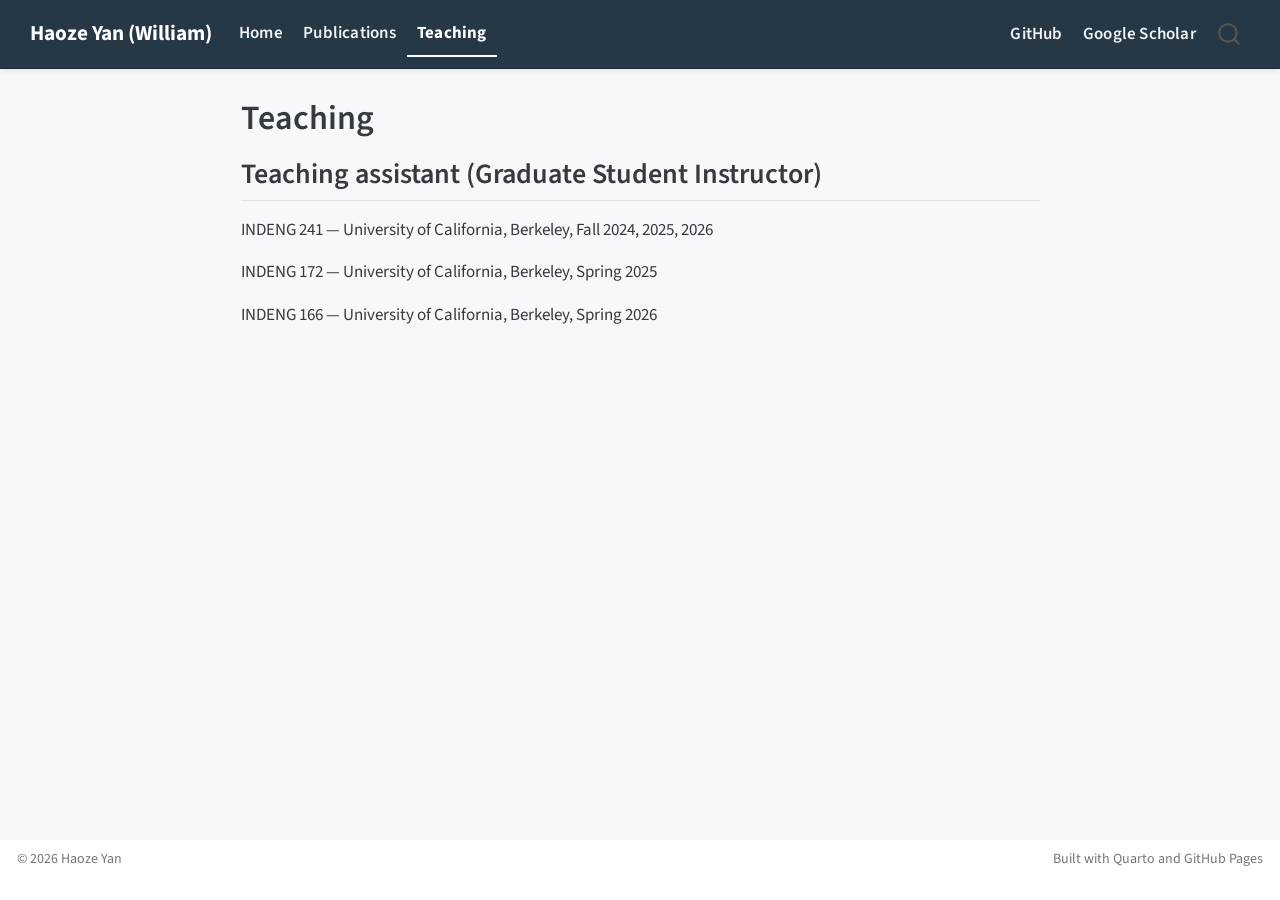
<file: docs/teaching.html>
<!DOCTYPE html>
<html xmlns="http://www.w3.org/1999/xhtml" lang="en" xml:lang="en"><head>

<meta charset="utf-8">
<meta name="generator" content="quarto-1.9.38">

<meta name="viewport" content="width=device-width, initial-scale=1.0, user-scalable=yes">


<title>Teaching – Haoze Yan (William)</title>
<style>
/* Default styles provided by pandoc.
** See https://pandoc.org/MANUAL.html#variables-for-html for config info.
*/
code{white-space: pre-wrap;}
span.smallcaps{font-variant: small-caps;}
div.columns{display: flex; gap: min(4vw, 1.5em);}
div.column{flex: auto; overflow-x: auto;}
div.hanging-indent{margin-left: 1.5em; text-indent: -1.5em;}
ul.task-list{list-style: none;}
ul.task-list li input[type="checkbox"] {
  width: 0.8em;
  margin: 0 0.8em 0.2em -1em; /* quarto-specific, see https://github.com/quarto-dev/quarto-cli/issues/4556 */ 
  vertical-align: middle;
}
</style>


<script src="site_libs/quarto-nav/quarto-nav.js"></script>
<script src="site_libs/quarto-nav/headroom.min.js"></script>
<script src="site_libs/clipboard/clipboard.min.js"></script>
<script src="site_libs/quarto-search/autocomplete.umd.js"></script>
<script src="site_libs/quarto-search/fuse.min.js"></script>
<script src="site_libs/quarto-search/quarto-search.js"></script>
<meta name="quarto:offset" content="./">
<script src="site_libs/quarto-html/quarto.js" type="module"></script>
<script src="site_libs/quarto-html/tabsets/tabsets.js" type="module"></script>
<script src="site_libs/quarto-html/popper.min.js"></script>
<script src="site_libs/quarto-html/tippy.umd.min.js"></script>
<script src="site_libs/quarto-html/anchor.min.js"></script>
<link href="site_libs/quarto-html/tippy.css" rel="stylesheet">
<link href="site_libs/quarto-html/quarto-syntax-highlighting-15634bcf2e68342d4ad2dfa704d543f6.css" rel="stylesheet" id="quarto-text-highlighting-styles">
<script src="site_libs/bootstrap/bootstrap.min.js"></script>
<link href="site_libs/bootstrap/bootstrap-icons.css" rel="stylesheet">
<link href="site_libs/bootstrap/bootstrap-a0f9fd0d421825b736dc1bbcbcba2219.min.css" rel="stylesheet" append-hash="true" id="quarto-bootstrap" data-mode="light">
<script id="quarto-search-options" type="application/json">{
  "location": "navbar",
  "copy-button": false,
  "collapse-after": 3,
  "panel-placement": "end",
  "type": "overlay",
  "limit": 50,
  "keyboard-shortcut": [
    "f",
    "/",
    "s"
  ],
  "show-item-context": false,
  "language": {
    "search-no-results-text": "No results",
    "search-matching-documents-text": "matching documents",
    "search-copy-link-title": "Copy link to search",
    "search-hide-matches-text": "Hide additional matches",
    "search-more-match-text": "more match in this document",
    "search-more-matches-text": "more matches in this document",
    "search-clear-button-title": "Clear",
    "search-text-placeholder": "",
    "search-detached-cancel-button-title": "Cancel",
    "search-submit-button-title": "Submit",
    "search-label": "Search"
  }
}</script>


<link rel="stylesheet" href="styles.css">
</head>

<body class="nav-fixed fullcontent quarto-light">

<div id="quarto-search-results"></div>
  <header id="quarto-header" class="headroom fixed-top">
    <nav class="navbar navbar-expand-lg " data-bs-theme="dark">
      <div class="navbar-container container-fluid">
      <div class="navbar-brand-container mx-auto">
    <a class="navbar-brand" href="./index.html">
    <span class="navbar-title">Haoze Yan (William)</span>
    </a>
  </div>
            <div id="quarto-search" class="" title="Search"></div>
          <button class="navbar-toggler" type="button" data-bs-toggle="collapse" data-bs-target="#navbarCollapse" aria-controls="navbarCollapse" role="menu" aria-expanded="false" aria-label="Toggle navigation" onclick="if (window.quartoToggleHeadroom) { window.quartoToggleHeadroom(); }">
  <span class="navbar-toggler-icon"></span>
</button>
          <div class="collapse navbar-collapse" id="navbarCollapse">
            <ul class="navbar-nav navbar-nav-scroll me-auto">
  <li class="nav-item">
    <a class="nav-link" href="./index.html"> 
<span class="menu-text">Home</span></a>
  </li>  
  <li class="nav-item">
    <a class="nav-link" href="./publications.html"> 
<span class="menu-text">Publications</span></a>
  </li>  
  <li class="nav-item">
    <a class="nav-link active" href="./teaching.html" aria-current="page"> 
<span class="menu-text">Teaching</span></a>
  </li>  
</ul>
            <ul class="navbar-nav navbar-nav-scroll ms-auto">
  <li class="nav-item">
    <a class="nav-link" href="https://github.com/williamy9267"> 
<span class="menu-text">GitHub</span></a>
  </li>  
  <li class="nav-item">
    <a class="nav-link" href="https://scholar.google.com/citations?hl=en&amp;user=kVu8tmgAAAAJ"> 
<span class="menu-text">Google Scholar</span></a>
  </li>  
</ul>
          </div> <!-- /navcollapse -->
            <div class="quarto-navbar-tools">
</div>
      </div> <!-- /container-fluid -->
    </nav>
</header>
<!-- content -->
<div id="quarto-content" class="quarto-container page-columns page-rows-contents page-layout-article page-navbar">
<!-- sidebar -->
<!-- margin-sidebar -->
    
<!-- main -->
<main class="content" id="quarto-document-content">

<header id="title-block-header" class="quarto-title-block default">
<div class="quarto-title">
<h1 class="title">Teaching</h1>
</div>



<div class="quarto-title-meta">

    
  
    
  </div>
  


</header>


<section id="teaching-assistant-graduate-student-instructor" class="level2">
<h2 class="anchored" data-anchor-id="teaching-assistant-graduate-student-instructor">Teaching assistant (Graduate Student Instructor)</h2>
<p>INDENG 241 — University of California, Berkeley, Fall 2024, 2025, 2026</p>
<p>INDENG 172 — University of California, Berkeley, Spring 2025</p>
<p>INDENG 166 — University of California, Berkeley, Spring 2026</p>


</section>

</main> <!-- /main -->
<script id="quarto-html-after-body" type="application/javascript">
  window.document.addEventListener("DOMContentLoaded", function (event) {
    const icon = "";
    const anchorJS = new window.AnchorJS();
    anchorJS.options = {
      placement: 'right',
      icon: icon
    };
    anchorJS.add('.anchored');
    const isCodeAnnotation = (el) => {
      for (const clz of el.classList) {
        if (clz.startsWith('code-annotation-')) {                     
          return true;
        }
      }
      return false;
    }
    const onCopySuccess = function(e) {
      // button target
      const button = e.trigger;
      // don't keep focus
      button.blur();
      // flash "checked"
      button.classList.add('code-copy-button-checked');
      var currentTitle = button.getAttribute("title");
      button.setAttribute("title", "Copied!");
      let tooltip;
      if (window.bootstrap) {
        button.setAttribute("data-bs-toggle", "tooltip");
        button.setAttribute("data-bs-placement", "left");
        button.setAttribute("data-bs-title", "Copied!");
        tooltip = new bootstrap.Tooltip(button, 
          { trigger: "manual", 
            customClass: "code-copy-button-tooltip",
            offset: [0, -8]});
        tooltip.show();    
      }
      setTimeout(function() {
        if (tooltip) {
          tooltip.hide();
          button.removeAttribute("data-bs-title");
          button.removeAttribute("data-bs-toggle");
          button.removeAttribute("data-bs-placement");
        }
        button.setAttribute("title", currentTitle);
        button.classList.remove('code-copy-button-checked');
      }, 1000);
      // clear code selection
      e.clearSelection();
    }
    const getTextToCopy = function(trigger) {
      const outerScaffold = trigger.parentElement.cloneNode(true);
      const codeEl = outerScaffold.querySelector('code');
      for (const childEl of codeEl.children) {
        if (isCodeAnnotation(childEl)) {
          childEl.remove();
        }
      }
      return codeEl.innerText;
    }
    const clipboard = new window.ClipboardJS('.code-copy-button:not([data-in-quarto-modal])', {
      text: getTextToCopy
    });
    clipboard.on('success', onCopySuccess);
    if (window.document.getElementById('quarto-embedded-source-code-modal')) {
      const clipboardModal = new window.ClipboardJS('.code-copy-button[data-in-quarto-modal]', {
        text: getTextToCopy,
        container: window.document.getElementById('quarto-embedded-source-code-modal')
      });
      clipboardModal.on('success', onCopySuccess);
    }
      var localhostRegex = new RegExp(/^(?:http|https):\/\/localhost\:?[0-9]*\//);
      var mailtoRegex = new RegExp(/^mailto:/);
        var filterRegex = new RegExp('/' + window.location.host + '/');
      var isInternal = (href) => {
          return filterRegex.test(href) || localhostRegex.test(href) || mailtoRegex.test(href);
      }
      // Inspect non-navigation links and adorn them if external
     var links = window.document.querySelectorAll('a[href]:not(.nav-link):not(.navbar-brand):not(.toc-action):not(.sidebar-link):not(.sidebar-item-toggle):not(.pagination-link):not(.no-external):not([aria-hidden]):not(.dropdown-item):not(.quarto-navigation-tool):not(.about-link)');
      for (var i=0; i<links.length; i++) {
        const link = links[i];
        if (!isInternal(link.href)) {
          // undo the damage that might have been done by quarto-nav.js in the case of
          // links that we want to consider external
          if (link.dataset.originalHref !== undefined) {
            link.href = link.dataset.originalHref;
          }
        }
      }
    function tippyHover(el, contentFn, onTriggerFn, onUntriggerFn) {
      const config = {
        allowHTML: true,
        maxWidth: 500,
        delay: 100,
        arrow: false,
        appendTo: function(el) {
            return el.parentElement;
        },
        interactive: true,
        interactiveBorder: 10,
        theme: 'quarto',
        placement: 'bottom-start',
      };
      if (contentFn) {
        config.content = contentFn;
      }
      if (onTriggerFn) {
        config.onTrigger = onTriggerFn;
      }
      if (onUntriggerFn) {
        config.onUntrigger = onUntriggerFn;
      }
      window.tippy(el, config); 
    }
    const noterefs = window.document.querySelectorAll('a[role="doc-noteref"]');
    for (var i=0; i<noterefs.length; i++) {
      const ref = noterefs[i];
      tippyHover(ref, function() {
        // use id or data attribute instead here
        let href = ref.getAttribute('data-footnote-href') || ref.getAttribute('href');
        try { href = new URL(href).hash; } catch {}
        const id = href.replace(/^#\/?/, "");
        const note = window.document.getElementById(id);
        if (note) {
          return note.innerHTML;
        } else {
          return "";
        }
      });
    }
    const xrefs = window.document.querySelectorAll('a.quarto-xref');
    const processXRef = (id, note) => {
      // Strip column container classes
      const stripColumnClz = (el) => {
        el.classList.remove("page-full", "page-columns");
        if (el.children) {
          for (const child of el.children) {
            stripColumnClz(child);
          }
        }
      }
      stripColumnClz(note)
      if (id === null || id.startsWith('sec-')) {
        // Special case sections, only their first couple elements
        const container = document.createElement("div");
        if (note.children && note.children.length > 2) {
          container.appendChild(note.children[0].cloneNode(true));
          for (let i = 1; i < note.children.length; i++) {
            const child = note.children[i];
            if (child.tagName === "P" && child.innerText === "") {
              continue;
            } else {
              container.appendChild(child.cloneNode(true));
              break;
            }
          }
          if (window.Quarto?.typesetMath) {
            window.Quarto.typesetMath(container);
          }
          return container.innerHTML
        } else {
          if (window.Quarto?.typesetMath) {
            window.Quarto.typesetMath(note);
          }
          return note.innerHTML;
        }
      } else {
        // Remove any anchor links if they are present
        const anchorLink = note.querySelector('a.anchorjs-link');
        if (anchorLink) {
          anchorLink.remove();
        }
        if (window.Quarto?.typesetMath) {
          window.Quarto.typesetMath(note);
        }
        if (note.classList.contains("callout")) {
          return note.outerHTML;
        } else {
          return note.innerHTML;
        }
      }
    }
    for (var i=0; i<xrefs.length; i++) {
      const xref = xrefs[i];
      tippyHover(xref, undefined, function(instance) {
        instance.disable();
        let url = xref.getAttribute('href');
        let hash = undefined; 
        if (url.startsWith('#')) {
          hash = url;
        } else {
          try { hash = new URL(url).hash; } catch {}
        }
        if (hash) {
          const id = hash.replace(/^#\/?/, "");
          const note = window.document.getElementById(id);
          if (note !== null) {
            try {
              const html = processXRef(id, note.cloneNode(true));
              instance.setContent(html);
            } finally {
              instance.enable();
              instance.show();
            }
          } else {
            // See if we can fetch this
            fetch(url.split('#')[0])
            .then(res => res.text())
            .then(html => {
              const parser = new DOMParser();
              const htmlDoc = parser.parseFromString(html, "text/html");
              const note = htmlDoc.getElementById(id);
              if (note !== null) {
                const html = processXRef(id, note);
                instance.setContent(html);
              } 
            }).finally(() => {
              instance.enable();
              instance.show();
            });
          }
        } else {
          // See if we can fetch a full url (with no hash to target)
          // This is a special case and we should probably do some content thinning / targeting
          fetch(url)
          .then(res => res.text())
          .then(html => {
            const parser = new DOMParser();
            const htmlDoc = parser.parseFromString(html, "text/html");
            const note = htmlDoc.querySelector('main.content');
            if (note !== null) {
              // This should only happen for chapter cross references
              // (since there is no id in the URL)
              // remove the first header
              if (note.children.length > 0 && note.children[0].tagName === "HEADER") {
                note.children[0].remove();
              }
              const html = processXRef(null, note);
              instance.setContent(html);
            } 
          }).finally(() => {
            instance.enable();
            instance.show();
          });
        }
      }, function(instance) {
      });
    }
        let selectedAnnoteEl;
        const selectorForAnnotation = ( cell, annotation) => {
          let cellAttr = 'data-code-cell="' + cell + '"';
          let lineAttr = 'data-code-annotation="' +  annotation + '"';
          const selector = 'span[' + cellAttr + '][' + lineAttr + ']';
          return selector;
        }
        const selectCodeLines = (annoteEl) => {
          const doc = window.document;
          const targetCell = annoteEl.getAttribute("data-target-cell");
          const targetAnnotation = annoteEl.getAttribute("data-target-annotation");
          const annoteSpan = window.document.querySelector(selectorForAnnotation(targetCell, targetAnnotation));
          const lines = annoteSpan.getAttribute("data-code-lines").split(",");
          const lineIds = lines.map((line) => {
            return targetCell + "-" + line;
          })
          let top = null;
          let height = null;
          let parent = null;
          if (lineIds.length > 0) {
              //compute the position of the single el (top and bottom and make a div)
              const el = window.document.getElementById(lineIds[0]);
              top = el.offsetTop;
              height = el.offsetHeight;
              parent = el.parentElement.parentElement;
            if (lineIds.length > 1) {
              const lastEl = window.document.getElementById(lineIds[lineIds.length - 1]);
              const bottom = lastEl.offsetTop + lastEl.offsetHeight;
              height = bottom - top;
            }
            if (top !== null && height !== null && parent !== null) {
              // cook up a div (if necessary) and position it 
              let div = window.document.getElementById("code-annotation-line-highlight");
              if (div === null) {
                div = window.document.createElement("div");
                div.setAttribute("id", "code-annotation-line-highlight");
                div.style.position = 'absolute';
                parent.appendChild(div);
              }
              div.style.top = top - 2 + "px";
              div.style.height = height + 4 + "px";
              div.style.left = 0;
              let gutterDiv = window.document.getElementById("code-annotation-line-highlight-gutter");
              if (gutterDiv === null) {
                gutterDiv = window.document.createElement("div");
                gutterDiv.setAttribute("id", "code-annotation-line-highlight-gutter");
                gutterDiv.style.position = 'absolute';
                const codeCell = window.document.getElementById(targetCell);
                const gutter = codeCell.querySelector('.code-annotation-gutter');
                gutter.appendChild(gutterDiv);
              }
              gutterDiv.style.top = top - 2 + "px";
              gutterDiv.style.height = height + 4 + "px";
            }
            selectedAnnoteEl = annoteEl;
          }
        };
        const unselectCodeLines = () => {
          const elementsIds = ["code-annotation-line-highlight", "code-annotation-line-highlight-gutter"];
          elementsIds.forEach((elId) => {
            const div = window.document.getElementById(elId);
            if (div) {
              div.remove();
            }
          });
          selectedAnnoteEl = undefined;
        };
          // Handle positioning of the toggle
      window.addEventListener(
        "resize",
        throttle(() => {
          elRect = undefined;
          if (selectedAnnoteEl) {
            selectCodeLines(selectedAnnoteEl);
          }
        }, 10)
      );
      function throttle(fn, ms) {
      let throttle = false;
      let timer;
        return (...args) => {
          if(!throttle) { // first call gets through
              fn.apply(this, args);
              throttle = true;
          } else { // all the others get throttled
              if(timer) clearTimeout(timer); // cancel #2
              timer = setTimeout(() => {
                fn.apply(this, args);
                timer = throttle = false;
              }, ms);
          }
        };
      }
        // Attach click handler to the DT
        const annoteDls = window.document.querySelectorAll('dt[data-target-cell]');
        for (const annoteDlNode of annoteDls) {
          annoteDlNode.addEventListener('click', (event) => {
            const clickedEl = event.target;
            if (clickedEl !== selectedAnnoteEl) {
              unselectCodeLines();
              const activeEl = window.document.querySelector('dt[data-target-cell].code-annotation-active');
              if (activeEl) {
                activeEl.classList.remove('code-annotation-active');
              }
              selectCodeLines(clickedEl);
              clickedEl.classList.add('code-annotation-active');
            } else {
              // Unselect the line
              unselectCodeLines();
              clickedEl.classList.remove('code-annotation-active');
            }
          });
        }
    const findCites = (el) => {
      const parentEl = el.parentElement;
      if (parentEl) {
        const cites = parentEl.dataset.cites;
        if (cites) {
          return {
            el,
            cites: cites.split(' ')
          };
        } else {
          return findCites(el.parentElement)
        }
      } else {
        return undefined;
      }
    };
    var bibliorefs = window.document.querySelectorAll('a[role="doc-biblioref"]');
    for (var i=0; i<bibliorefs.length; i++) {
      const ref = bibliorefs[i];
      const citeInfo = findCites(ref);
      if (citeInfo) {
        tippyHover(citeInfo.el, function() {
          var popup = window.document.createElement('div');
          citeInfo.cites.forEach(function(cite) {
            var citeDiv = window.document.createElement('div');
            citeDiv.classList.add('hanging-indent');
            citeDiv.classList.add('csl-entry');
            var biblioDiv = window.document.getElementById('ref-' + cite);
            if (biblioDiv) {
              citeDiv.innerHTML = biblioDiv.innerHTML;
            }
            popup.appendChild(citeDiv);
          });
          return popup.innerHTML;
        });
      }
    }
  });
  </script>
</div> <!-- /content -->
<footer class="footer">
  <div class="nav-footer">
    <div class="nav-footer-left">
<p>© 2026 Haoze Yan</p>
</div>   
    <div class="nav-footer-center">
      &nbsp;
    </div>
    <div class="nav-footer-right">
<p>Built with Quarto and GitHub Pages</p>
</div>
  </div>
</footer>




</body></html>
</file>
<file: docs/site_libs/quarto-html/tippy.css>
.tippy-box[data-animation=fade][data-state=hidden]{opacity:0}[data-tippy-root]{max-width:calc(100vw - 10px)}.tippy-box{position:relative;background-color:#333;color:#fff;border-radius:4px;font-size:14px;line-height:1.4;white-space:normal;outline:0;transition-property:transform,visibility,opacity}.tippy-box[data-placement^=top]>.tippy-arrow{bottom:0}.tippy-box[data-placement^=top]>.tippy-arrow:before{bottom:-7px;left:0;border-width:8px 8px 0;border-top-color:initial;transform-origin:center top}.tippy-box[data-placement^=bottom]>.tippy-arrow{top:0}.tippy-box[data-placement^=bottom]>.tippy-arrow:before{top:-7px;left:0;border-width:0 8px 8px;border-bottom-color:initial;transform-origin:center bottom}.tippy-box[data-placement^=left]>.tippy-arrow{right:0}.tippy-box[data-placement^=left]>.tippy-arrow:before{border-width:8px 0 8px 8px;border-left-color:initial;right:-7px;transform-origin:center left}.tippy-box[data-placement^=right]>.tippy-arrow{left:0}.tippy-box[data-placement^=right]>.tippy-arrow:before{left:-7px;border-width:8px 8px 8px 0;border-right-color:initial;transform-origin:center right}.tippy-box[data-inertia][data-state=visible]{transition-timing-function:cubic-bezier(.54,1.5,.38,1.11)}.tippy-arrow{width:16px;height:16px;color:#333}.tippy-arrow:before{content:"";position:absolute;border-color:transparent;border-style:solid}.tippy-content{position:relative;padding:5px 9px;z-index:1}
</file>
<file: docs/site_libs/quarto-html/quarto-syntax-highlighting-15634bcf2e68342d4ad2dfa704d543f6.css>
/* quarto syntax highlight colors */
:root {
  --quarto-hl-ot-color: #003B4F;
  --quarto-hl-at-color: #657422;
  --quarto-hl-ss-color: #20794D;
  --quarto-hl-an-color: #5E5E5E;
  --quarto-hl-fu-color: #4758AB;
  --quarto-hl-st-color: #20794D;
  --quarto-hl-cf-color: #003B4F;
  --quarto-hl-op-color: #5E5E5E;
  --quarto-hl-er-color: #AD0000;
  --quarto-hl-bn-color: #AD0000;
  --quarto-hl-al-color: #AD0000;
  --quarto-hl-va-color: #111111;
  --quarto-hl-bu-color: inherit;
  --quarto-hl-ex-color: inherit;
  --quarto-hl-pp-color: #AD0000;
  --quarto-hl-in-color: #5E5E5E;
  --quarto-hl-vs-color: #20794D;
  --quarto-hl-wa-color: #5E5E5E;
  --quarto-hl-do-color: #5E5E5E;
  --quarto-hl-im-color: #00769E;
  --quarto-hl-ch-color: #20794D;
  --quarto-hl-dt-color: #AD0000;
  --quarto-hl-fl-color: #AD0000;
  --quarto-hl-co-color: #5E5E5E;
  --quarto-hl-cv-color: #5E5E5E;
  --quarto-hl-cn-color: #8f5902;
  --quarto-hl-sc-color: #5E5E5E;
  --quarto-hl-dv-color: #AD0000;
  --quarto-hl-kw-color: #003B4F;
}

/* other quarto variables */
:root {
  --quarto-font-monospace: SFMono-Regular, Menlo, Monaco, Consolas, "Liberation Mono", "Courier New", monospace;
}

/* syntax highlight based on Pandoc's rules */
pre > code.sourceCode > span {
  color: #003B4F;
}

code.sourceCode > span {
  color: #003B4F;
}

div.sourceCode,
div.sourceCode pre.sourceCode {
  color: #003B4F;
}

/* Normal */
code span {
  color: #003B4F;
}

/* Alert */
code span.al {
  color: #AD0000;
  font-style: inherit;
}

/* Annotation */
code span.an {
  color: #5E5E5E;
  font-style: inherit;
}

/* Attribute */
code span.at {
  color: #657422;
  font-style: inherit;
}

/* BaseN */
code span.bn {
  color: #AD0000;
  font-style: inherit;
}

/* BuiltIn */
code span.bu {
  font-style: inherit;
}

/* ControlFlow */
code span.cf {
  color: #003B4F;
  font-weight: bold;
  font-style: inherit;
}

/* Char */
code span.ch {
  color: #20794D;
  font-style: inherit;
}

/* Constant */
code span.cn {
  color: #8f5902;
  font-style: inherit;
}

/* Comment */
code span.co {
  color: #5E5E5E;
  font-style: inherit;
}

/* CommentVar */
code span.cv {
  color: #5E5E5E;
  font-style: italic;
}

/* Documentation */
code span.do {
  color: #5E5E5E;
  font-style: italic;
}

/* DataType */
code span.dt {
  color: #AD0000;
  font-style: inherit;
}

/* DecVal */
code span.dv {
  color: #AD0000;
  font-style: inherit;
}

/* Error */
code span.er {
  color: #AD0000;
  font-style: inherit;
}

/* Extension */
code span.ex {
  font-style: inherit;
}

/* Float */
code span.fl {
  color: #AD0000;
  font-style: inherit;
}

/* Function */
code span.fu {
  color: #4758AB;
  font-style: inherit;
}

/* Import */
code span.im {
  color: #00769E;
  font-style: inherit;
}

/* Information */
code span.in {
  color: #5E5E5E;
  font-style: inherit;
}

/* Keyword */
code span.kw {
  color: #003B4F;
  font-weight: bold;
  font-style: inherit;
}

/* Operator */
code span.op {
  color: #5E5E5E;
  font-style: inherit;
}

/* Other */
code span.ot {
  color: #003B4F;
  font-style: inherit;
}

/* Preprocessor */
code span.pp {
  color: #AD0000;
  font-style: inherit;
}

/* SpecialChar */
code span.sc {
  color: #5E5E5E;
  font-style: inherit;
}

/* SpecialString */
code span.ss {
  color: #20794D;
  font-style: inherit;
}

/* String */
code span.st {
  color: #20794D;
  font-style: inherit;
}

/* Variable */
code span.va {
  color: #111111;
  font-style: inherit;
}

/* VerbatimString */
code span.vs {
  color: #20794D;
  font-style: inherit;
}

/* Warning */
code span.wa {
  color: #5E5E5E;
  font-style: italic;
}

.prevent-inlining {
  content: "</";
}

/*# sourceMappingURL=f23921c56f73e400b49028c9186a1aa0.css.map */
</file>
<file: docs/styles.css>
.navbar-title {
  font-weight: 600;
}

h1, h2, h3 {
  font-weight: 600;
}

body {
  font-size: 17px;
  background-color: #f7f8fa;
}

.quarto-title-block .quarto-title-banner {
  padding-top: 2rem;
  padding-bottom: 2rem;
}

.profile-container {
  display: flex;
  align-items: flex-start;
  gap: 2rem;
  margin-top: 1.5rem;
  margin-bottom: 2rem;
}

.profile-photo {
  width: 220px;
  max-width: 100%;
  border-radius: 8px;
}

.profile-text {
  flex: 1;
}

/* Mobile view */
@media (max-width: 768px) {
  .profile-container {
    flex-direction: column;
  }

  .profile-photo {
    width: 180px;
  }
}

/* ---------- Navbar ---------- */

.navbar {
  background-color: #263746 !important;
  border-bottom: 1px solid #1d2a35;
  box-shadow: 0 2px 6px rgba(0, 0, 0, 0.08);
}

/* Website name */
.navbar-title {
  color: #ffffff !important;
  font-weight: 700;
}

/* Navigation tabs */
.navbar-nav .nav-link {
  color: #f1f3f5 !important;
  font-weight: 600;
  letter-spacing: 0.2px;
}

/* Hover */
.navbar-nav .nav-link:hover {
  color: #ffffff !important;
}

/* Current/active page */
.navbar-nav .nav-link.active {
  color: #ffffff !important;
  font-weight: 700;
  border-bottom: 2px solid #ffffff;
}

/* Mobile menu button */
.navbar-toggler {
  filter: invert(1);
}


/* ---------- Page background ---------- */

body {
  font-size: 17px;
  background-color: #f7f8fa;
}

.navbar {
  background-color: #263746 !important;
  border-bottom: 1px solid #1d2a35;
  box-shadow: 0 2px 6px rgba(0, 0, 0, 0.08);
  padding-top: 0.65rem;
  padding-bottom: 0.65rem;
}
</file>
